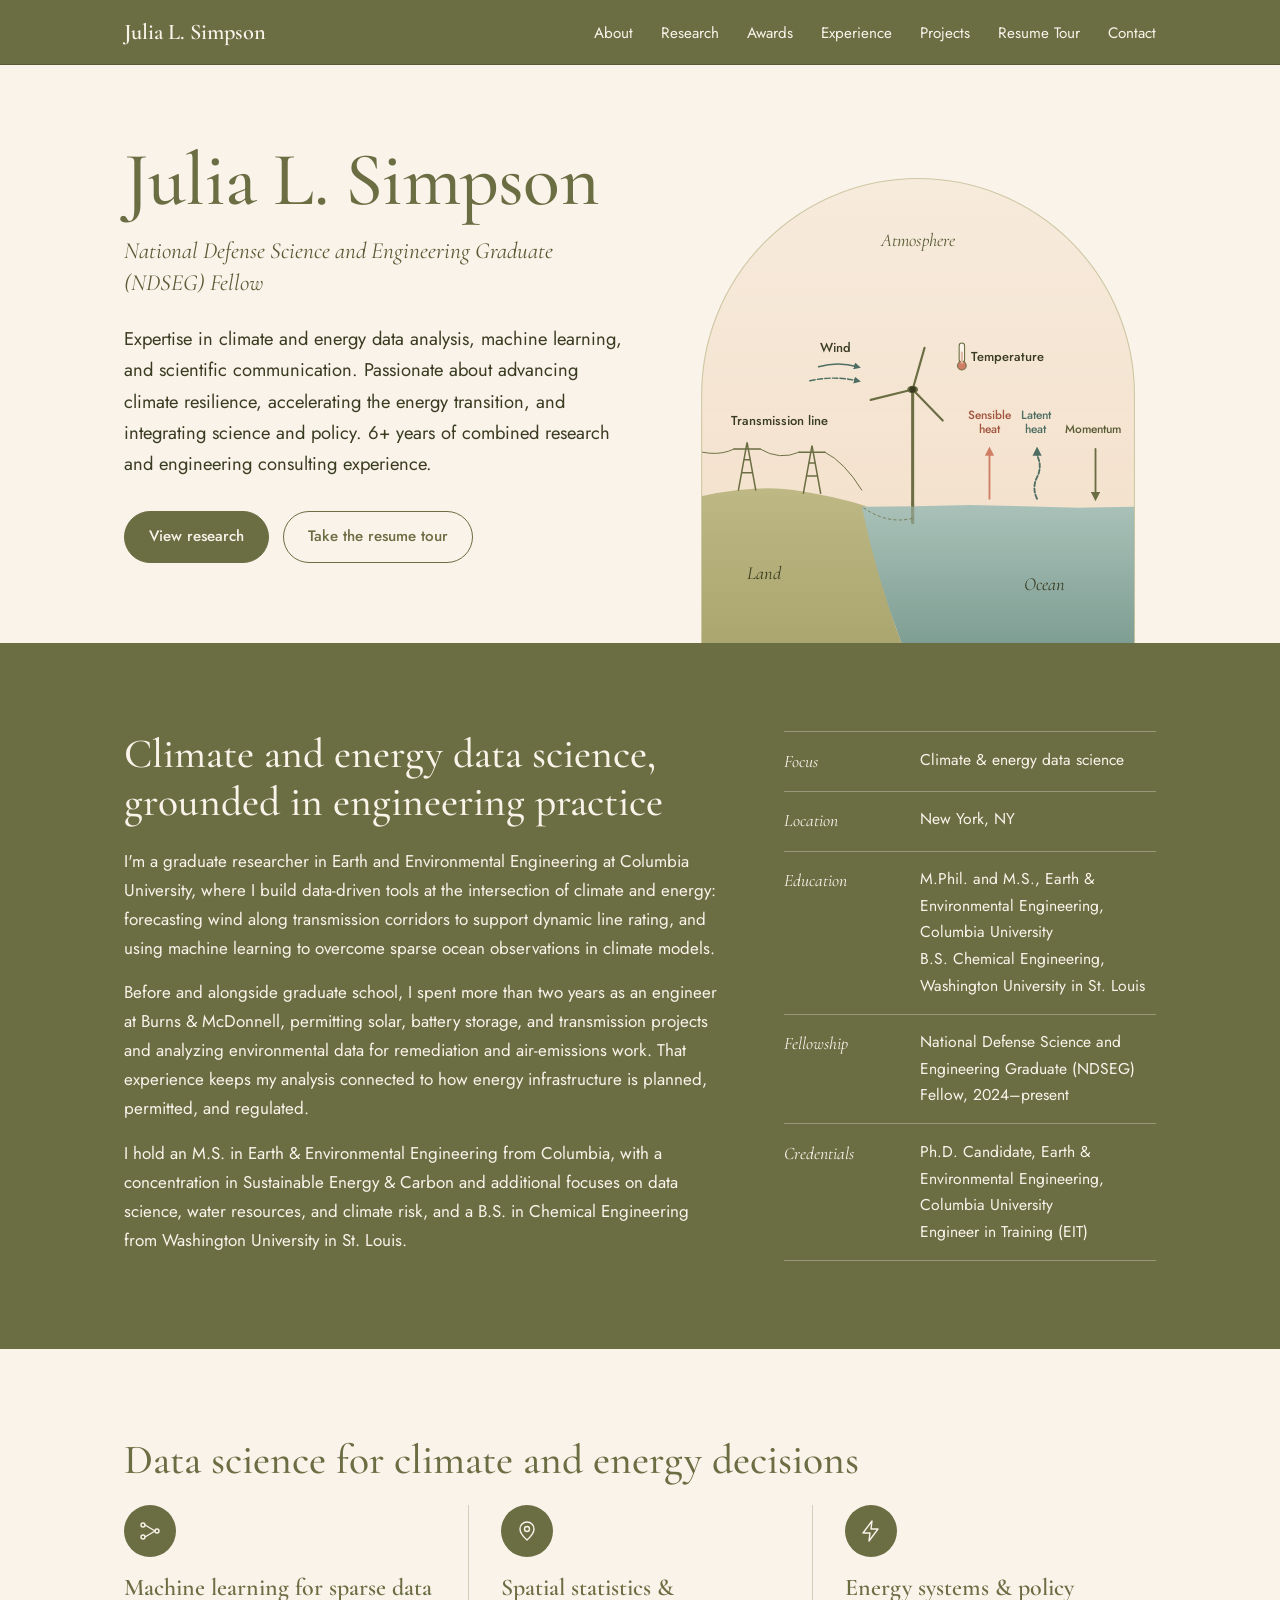
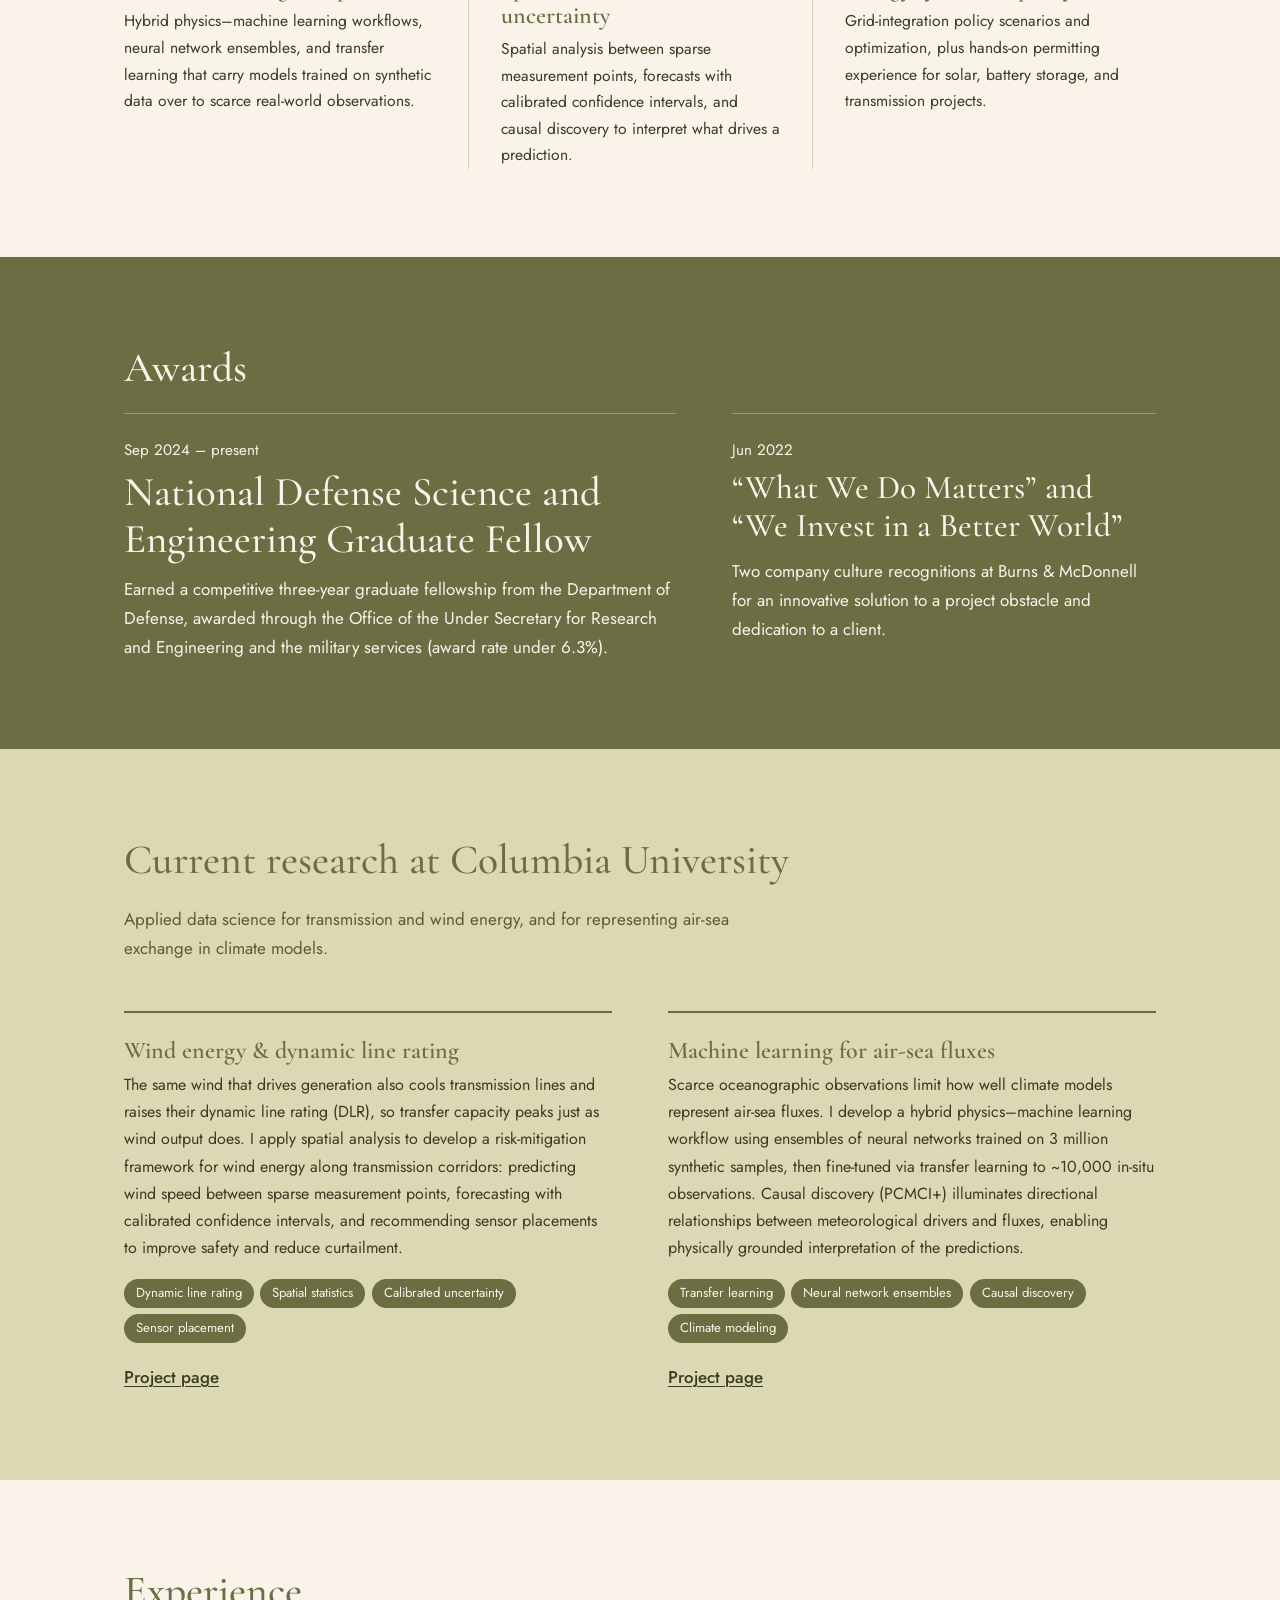
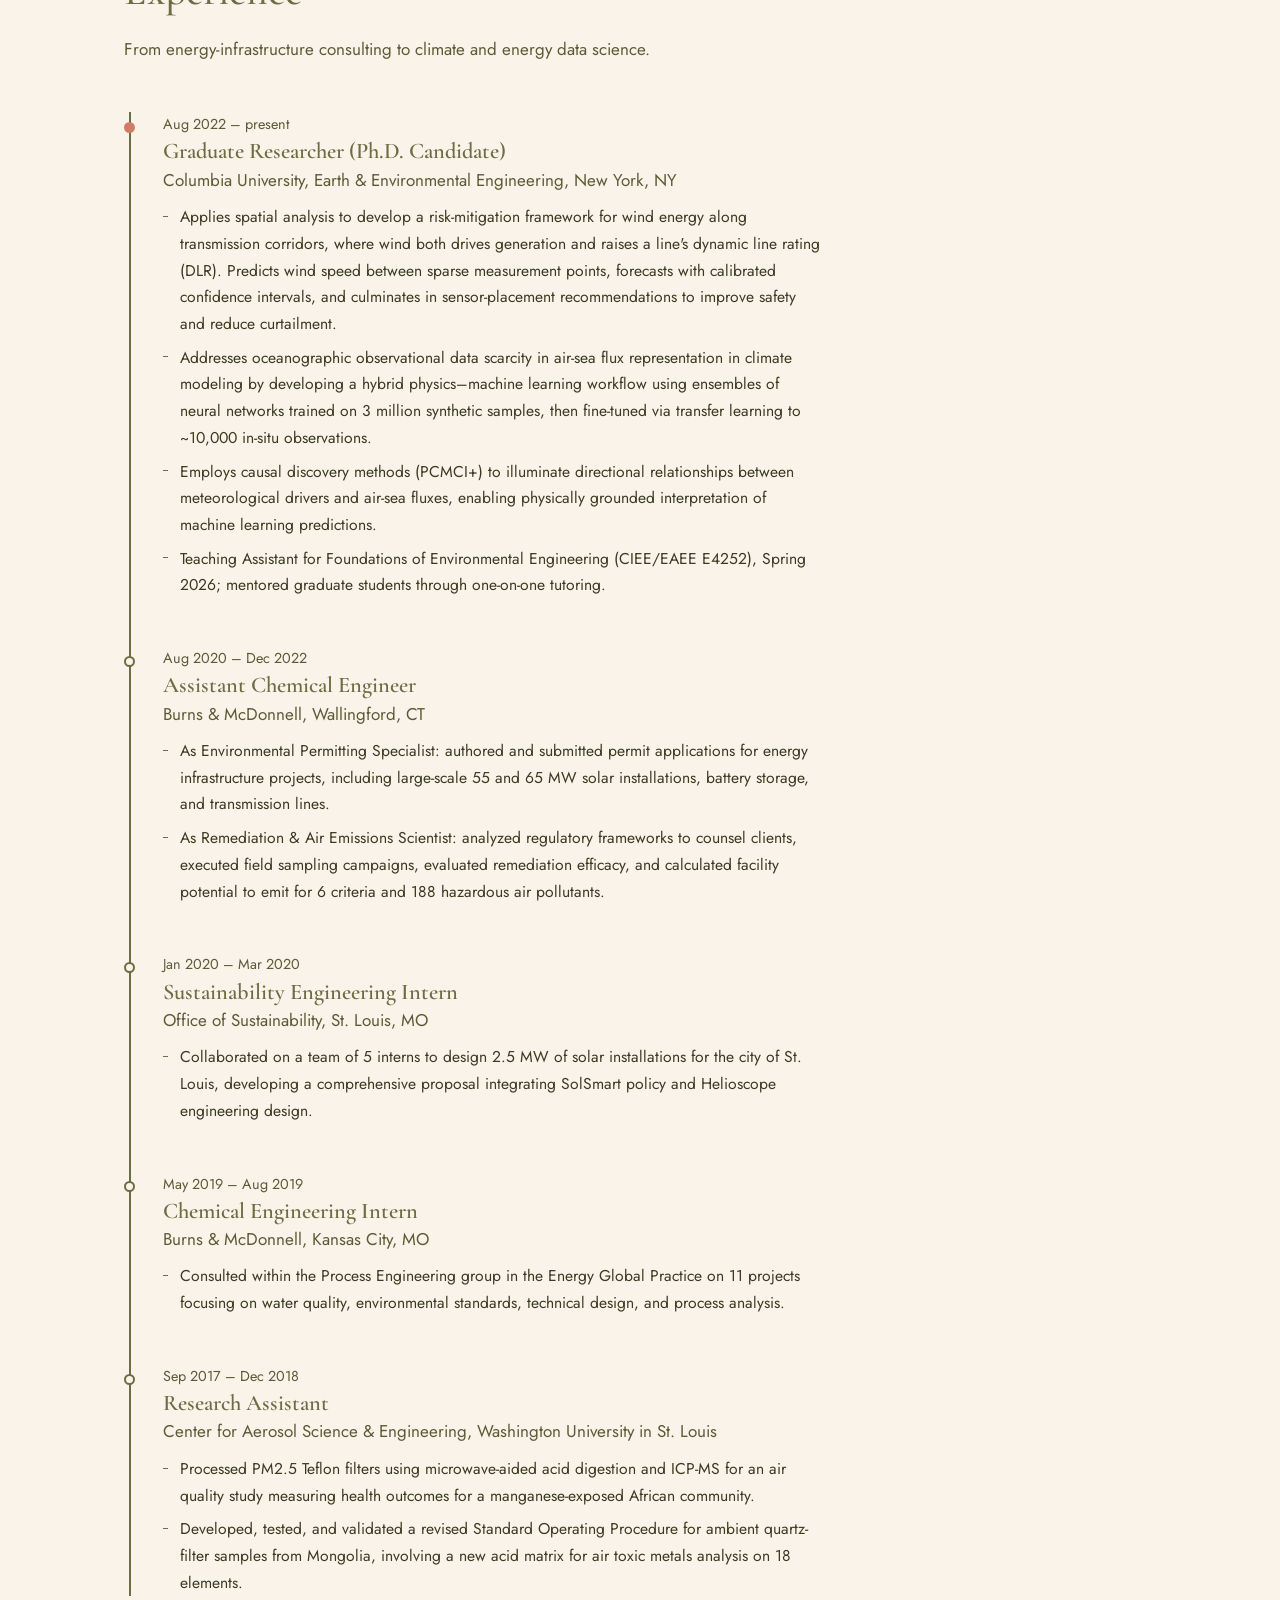
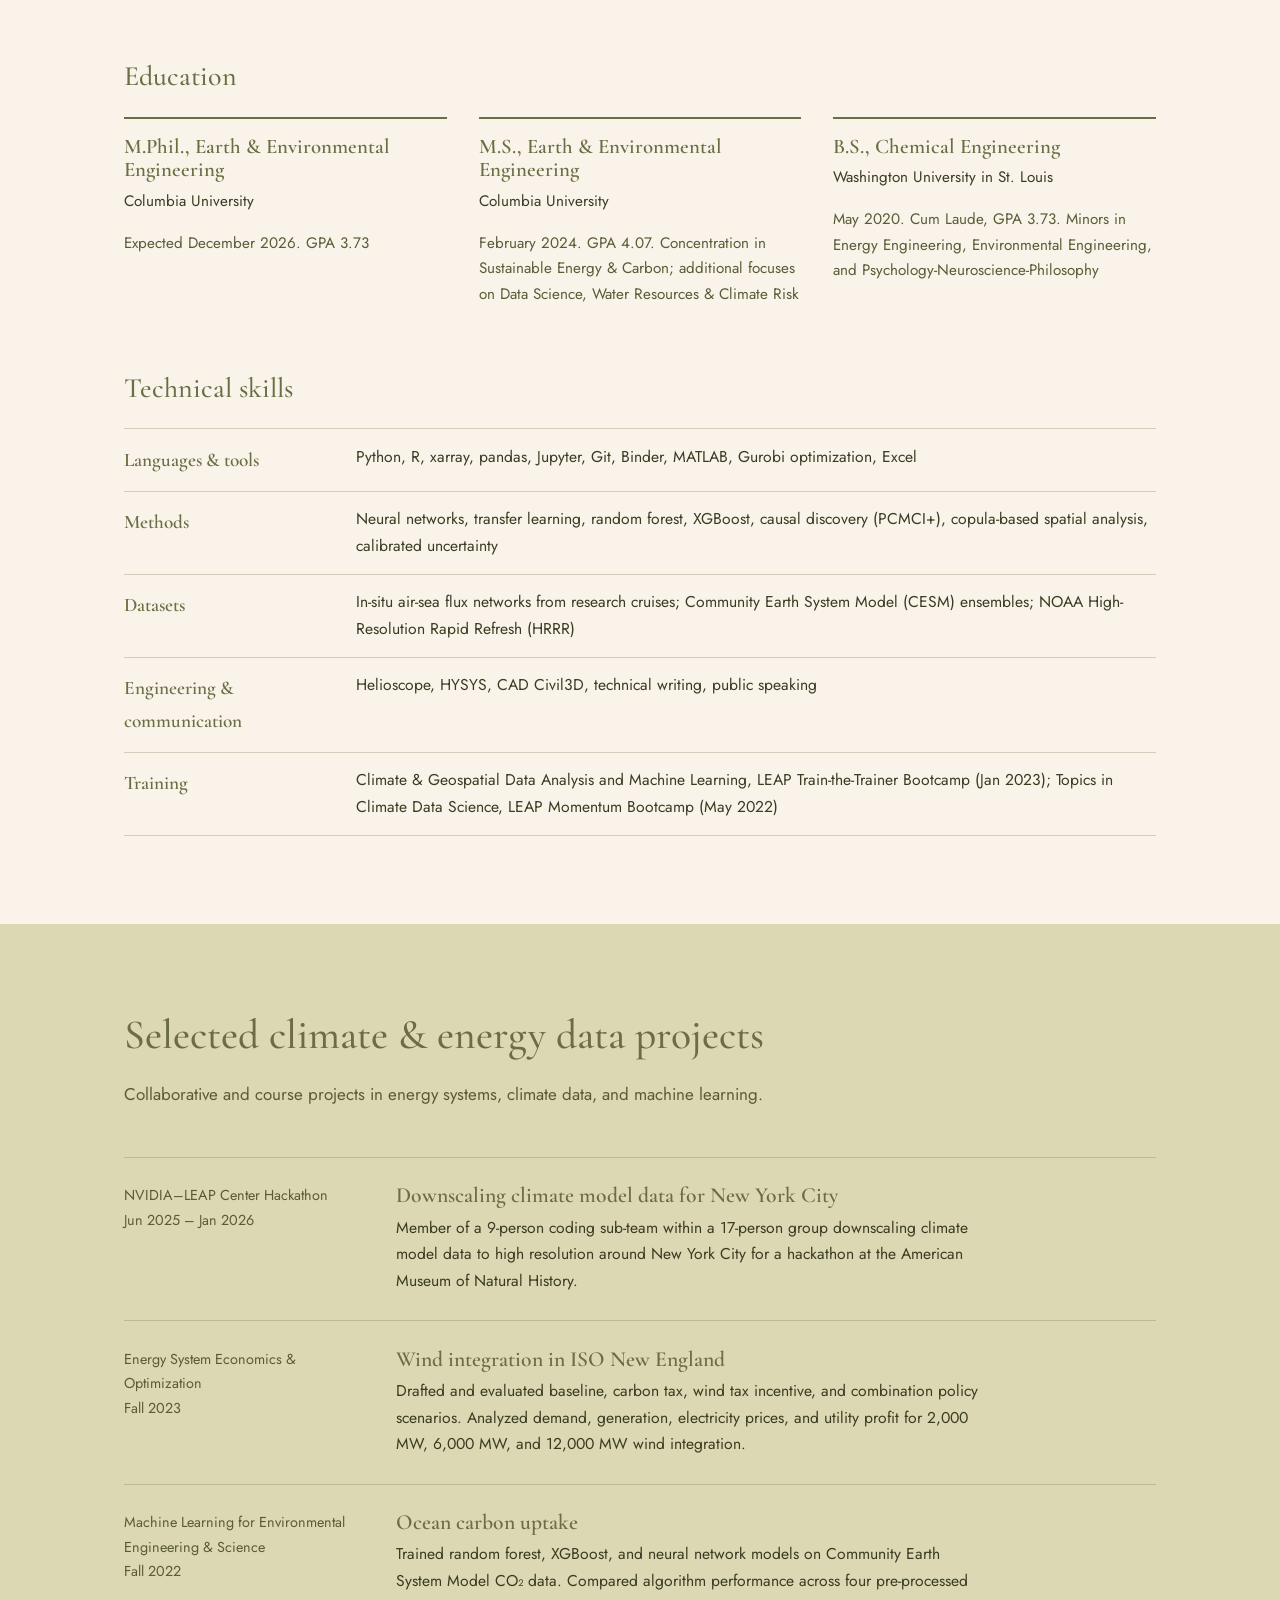
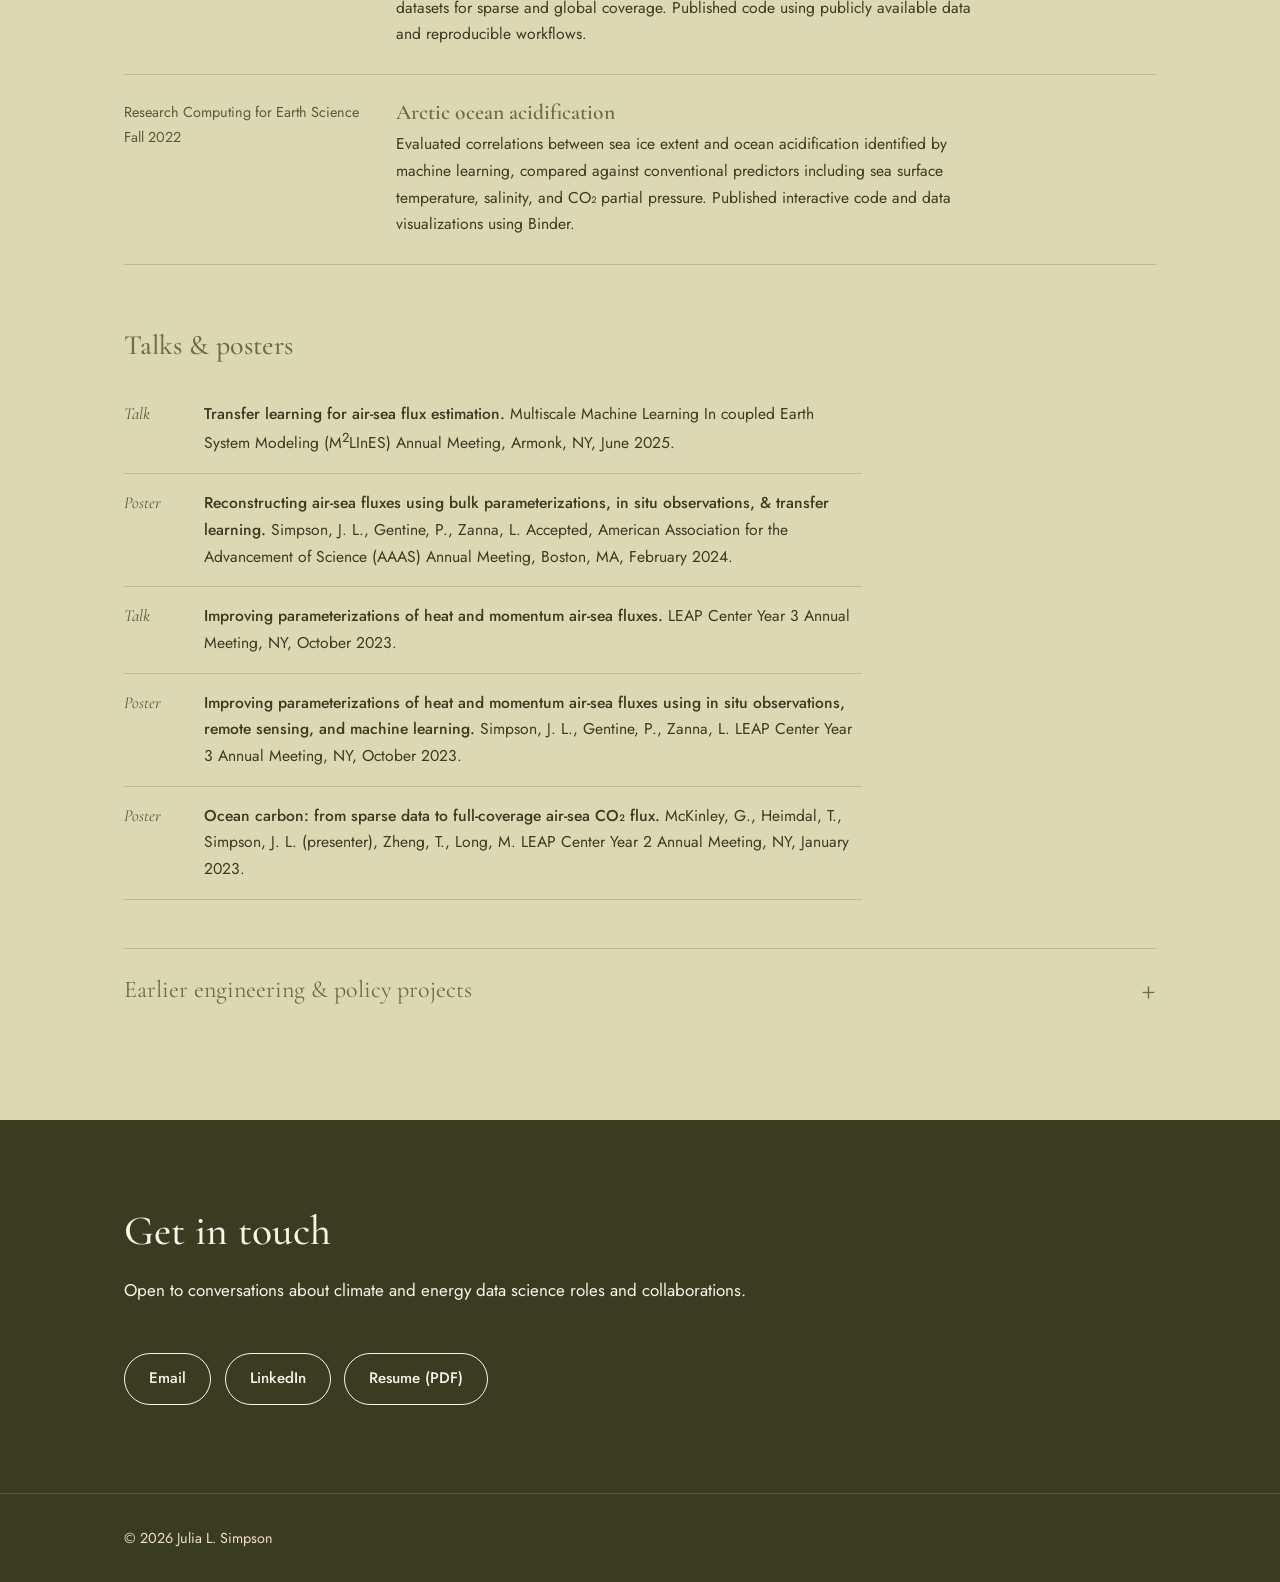
<file: index.html>
<!DOCTYPE html>
<!--
  Personal website: Julia L. Simpson (home page)
  Modified 2026-11-05: aligned content with the Oct 2026 one-page and extended resumes;
    reframed around climate and energy data science; redrew hero graphic.
  Modified 2026-11-11: redesign to the green-and-cream palette; moved styles to assets/site.css;
    hero graphic recolored and set in an arch that sits on the page; links to the new
    research project pages and Resume Tour; earlier projects moved into a disclosure.
  Modified 2026-11-11 (pm): green made more prominent (olive About and Awards bands, light-moss
    Research and Projects bands, deep-green Contact); added Ph.D. Candidate to credentials;
    added an Awards section (NDSEG Fellowship; Burns & McDonnell recognitions).
-->
<html lang="en">
<head>
  <meta charset="UTF-8">
  <meta name="viewport" content="width=device-width, initial-scale=1.0">
  <title>Julia L. Simpson — Climate &amp; Energy Data Science</title>
  <meta name="description" content="Julia L. Simpson, NDSEG Fellow: climate and energy data analysis, machine learning, and scientific communication.">
  <link rel="preconnect" href="https://fonts.googleapis.com">
  <link rel="preconnect" href="https://fonts.gstatic.com" crossorigin>
  <link href="https://fonts.googleapis.com/css2?family=Cormorant+Garamond:ital,wght@0,500;0,600;1,500&family=Jost:wght@400;500&display=swap" rel="stylesheet">
  <link rel="stylesheet" href="assets/site.css">
</head>
<body>

<nav class="site-nav" aria-label="Main">
  <div class="wrap">
    <a href="./" class="brand">Julia L. Simpson</a>
    <button class="nav-toggle" aria-label="Menu" aria-expanded="false" aria-controls="nav-links">
      <svg width="22" height="16" viewBox="0 0 22 16" fill="none" stroke="currentColor" stroke-width="1.5"><path d="M0 1h22M0 8h22M0 15h22"/></svg>
    </button>
    <ul class="nav-links" id="nav-links">
      <li><a href="#about">About</a></li>
      <li><a href="#research">Research</a></li>
      <li><a href="#awards">Awards</a></li>
      <li><a href="#experience">Experience</a></li>
      <li><a href="#projects">Projects</a></li>
      <li><a href="resume-tour.html">Resume Tour</a></li>
      <li><a href="#contact">Contact</a></li>
    </ul>
  </div>
</nav>

<main>
<!-- HERO -->
<header class="hero">
  <div class="wrap">
    <div class="hero-text">
      <h1>Julia L. Simpson</h1>
      <p class="role">National Defense Science and Engineering Graduate (NDSEG) Fellow</p>
      <p class="lede">Expertise in climate and energy data analysis, machine learning, and scientific communication. Passionate about advancing climate resilience, accelerating the energy transition, and integrating science and policy. 6+ years of combined research and engineering consulting experience.</p>
      <div class="actions">
        <a href="#research" class="btn btn-solid">View research</a>
        <a href="resume-tour.html" class="btn btn-line">Take the resume tour</a>
      </div>
    </div>

    <figure class="hero-figure">
      <!-- Graphic layout: arch-shaped window that rests on the next section.
           Left: land with onshore transmission line. Center: offshore turbine with wind and
           temperature labels. Right: sensible heat, latent heat (up) and momentum (down) fluxes. -->
      <svg viewBox="0 0 440 460" xmlns="http://www.w3.org/2000/svg" role="img" aria-labelledby="fig-title">
        <title id="fig-title">Onshore transmission line, an offshore wind turbine with wind and temperature, and sensible heat, latent heat, and momentum fluxes between ocean and atmosphere</title>
        <defs>
          <clipPath id="arch"><path d="M20 460 V230 A200 200 0 0 1 420 230 V460 Z"/></clipPath>
          <linearGradient id="sky" x1="0" y1="0" x2="0" y2="1">
            <stop offset="0" stop-color="#F2DEC7" stop-opacity="0.35"/>
            <stop offset="1" stop-color="#F2DEC7"/>
          </linearGradient>
          <linearGradient id="land" x1="0" y1="0" x2="0" y2="1">
            <stop offset="0" stop-color="#BDB884"/>
            <stop offset="1" stop-color="#ABA66F"/>
          </linearGradient>
          <linearGradient id="sea" x1="0" y1="0" x2="0" y2="1">
            <stop offset="0" stop-color="#A9C1B8"/>
            <stop offset="1" stop-color="#7F9E93"/>
          </linearGradient>
          <marker id="tip" viewBox="0 0 10 10" refX="5" refY="5" markerWidth="5" markerHeight="5" orient="auto-start-reverse">
            <path d="M0 0 L10 5 L0 10 Z" fill="context-stroke"/>
          </marker>
        </defs>

        <g clip-path="url(#arch)">
          <rect x="0" y="0" width="440" height="460" fill="url(#sky)"/>
          <text x="220" y="92" text-anchor="middle" font-family="Cormorant Garamond, Georgia, serif" font-size="17" font-style="italic" fill="#5A5C36">Atmosphere</text>

          <!-- Land -->
          <path d="M0 328 Q65 312 105 318 Q145 324 172 333 Q182 400 205 460 L0 460 Z" fill="url(#land)"/>
          <text x="62" y="400" font-family="Cormorant Garamond, Georgia, serif" font-size="17" font-style="italic" fill="#3A3C22">Land</text>

          <!-- Ocean -->
          <path d="M168 334 Q218 324 268 334 Q318 344 368 332 Q395 326 440 332 L440 460 L205 460 Q182 400 168 334 Z" fill="url(#sea)">
            <animate attributeName="d" dur="8s" repeatCount="indefinite" values="
              M168 334 Q218 324 268 334 Q318 344 368 332 Q395 326 440 332 L440 460 L205 460 Q182 400 168 334 Z;
              M168 333 Q218 340 268 330 Q318 324 368 336 Q395 340 440 334 L440 460 L205 460 Q182 400 168 333 Z;
              M168 334 Q218 324 268 334 Q318 344 368 332 Q395 326 440 332 L440 460 L205 460 Q182 400 168 334 Z"/>
          </path>
          <text x="318" y="410" font-family="Cormorant Garamond, Georgia, serif" font-size="17" font-style="italic" fill="#3A3C22">Ocean</text>

          <!-- Onshore transmission line -->
          <g stroke="#6B6D43" stroke-linecap="round" fill="none">
            <path d="M54 318 L62 274 L70 318 M57 302 L67 302 M59 290 L65 290 M50 280 L74 280" stroke-width="1.4"/>
            <path d="M114 321 L122 277 L130 321 M117 305 L127 305 M119 293 L125 293 M110 283 L134 283" stroke-width="1.4"/>
            <path d="M0 276 Q30 290 50 280 M74 280 Q92 291 110 283 M134 283 Q152 292 168 318" stroke-width="0.9"/>
          </g>
          <path d="M215 344 Q192 350 169 334" stroke="#6B6D43" stroke-width="0.9" stroke-dasharray="3 2" fill="none" opacity="0.8"/>
          <text x="92" y="258" text-anchor="middle" font-family="Jost, sans-serif" font-size="12" font-weight="500" fill="#3A3C22">Transmission line</text>

          <!-- Offshore wind turbine -->
          <line x1="215" y1="348" x2="215" y2="330" stroke="#6B6D43" stroke-width="3" stroke-linecap="round" opacity="0.45"/>
          <line x1="215" y1="332" x2="215" y2="226" stroke="#6B6D43" stroke-width="2.8" stroke-linecap="round"/>
          <ellipse cx="215" cy="225" rx="5" ry="3.5" fill="#6B6D43"/>
          <g>
            <animateTransform attributeName="transform" type="rotate" from="0 215 225" to="360 215 225" dur="6s" repeatCount="indefinite"/>
            <line x1="215" y1="225" x2="215" y2="185" stroke="#6B6D43" stroke-width="2" stroke-linecap="round"/>
            <line x1="215" y1="225" x2="249.6" y2="245" stroke="#6B6D43" stroke-width="2" stroke-linecap="round"/>
            <line x1="215" y1="225" x2="180.4" y2="245" stroke="#6B6D43" stroke-width="2" stroke-linecap="round"/>
          </g>
          <circle cx="215" cy="225" r="3" fill="#3A3C22"/>

          <!-- Wind -->
          <g stroke="#4E6E63" stroke-width="1.3" stroke-linecap="round" fill="none">
            <path d="M128 204 Q146 199 164 204" marker-end="url(#tip)"/>
            <path d="M120 217 Q142 212 164 217" marker-end="url(#tip)" stroke-dasharray="5 2"/>
          </g>
          <text x="144" y="190" text-anchor="middle" font-family="Jost, sans-serif" font-size="12" font-weight="500" fill="#3A3C22">Wind</text>

          <!-- Temperature -->
          <g transform="translate(258 182)">
            <rect x="0" y="0" width="5" height="18" rx="2.5" fill="#FAF3EA" stroke="#6B6D43" stroke-width="1"/>
            <circle cx="2.5" cy="21" r="4" fill="#CF7D65" stroke="#6B6D43" stroke-width="1"/>
            <rect x="1.5" y="8" width="2" height="11" fill="#E1B8A2"/>
          </g>
          <text x="269" y="199" font-family="Jost, sans-serif" font-size="12" font-weight="500" fill="#3A3C22">Temperature</text>

          <!-- Air-sea fluxes -->
          <g stroke-width="1.7" stroke-linecap="round" fill="none">
            <line x1="286" y1="326" x2="286" y2="282" stroke="#CF7D65" marker-end="url(#tip)"/>
            <path d="M330 326 Q325 316 330 306 Q335 296 330 286 L330 282" stroke="#4E6E63" stroke-dasharray="4 2" marker-end="url(#tip)"/>
            <line x1="384" y1="280" x2="384" y2="324" stroke="#6B6D43" marker-end="url(#tip)"/>
          </g>
          <g font-family="Jost, sans-serif" font-size="11" font-weight="500" text-anchor="middle">
            <text fill="#A2553F"><tspan x="286" y="252">Sensible</tspan><tspan x="286" dy="13">heat</tspan></text>
            <text fill="#4E6E63"><tspan x="329" y="252">Latent</tspan><tspan x="329" dy="13">heat</tspan></text>
            <text x="382" y="265" fill="#5A5C36">Momentum</text>
          </g>
        </g>
        <path d="M20 460 V230 A200 200 0 0 1 420 230 V460" fill="none" stroke="#ABA66F" stroke-opacity="0.55" stroke-width="1"/>
      </svg>
      <figcaption>Illustration of wind energy, transmission, and air-sea fluxes.</figcaption>
    </figure>
  </div>
</header>

<!-- ABOUT -->
<section id="about" class="band band-olive">
  <div class="wrap about-grid">
    <div class="prose">
      <h2>Climate and energy data science, grounded in engineering practice</h2>
      <p>I'm a graduate researcher in Earth and Environmental Engineering at Columbia University, where I build data-driven tools at the intersection of climate and energy: forecasting wind along transmission corridors to support dynamic line rating, and using machine learning to overcome sparse ocean observations in climate models.</p>
      <p>Before and alongside graduate school, I spent more than two years as an engineer at Burns &amp; McDonnell, permitting solar, battery storage, and transmission projects and analyzing environmental data for remediation and air-emissions work. That experience keeps my analysis connected to how energy infrastructure is planned, permitted, and regulated.</p>
      <p>I hold an M.S. in Earth &amp; Environmental Engineering from Columbia, with a concentration in Sustainable Energy &amp; Carbon and additional focuses on data science, water resources, and climate risk, and a B.S. in Chemical Engineering from Washington University in St. Louis.</p>
    </div>
    <dl class="facts">
      <div><dt>Focus</dt><dd>Climate &amp; energy data science</dd></div>
      <div><dt>Location</dt><dd>New York, NY</dd></div>
      <div><dt>Education</dt><dd>M.Phil. and M.S., Earth &amp; Environmental Engineering, Columbia University<br>B.S. Chemical Engineering, Washington University in St. Louis</dd></div>
      <div><dt>Fellowship</dt><dd>National Defense Science and Engineering Graduate (NDSEG) Fellow, 2024&ndash;present</dd></div>
      <div><dt>Credentials</dt><dd>Ph.D. Candidate, Earth &amp; Environmental Engineering, Columbia University<br>Engineer in Training (EIT)</dd></div>
    </dl>
  </div>
</section>

<!-- WHAT I DO -->
<section class="band" aria-labelledby="what-h">
  <div class="wrap">
    <h2 id="what-h">Data science for climate and energy decisions</h2>
    <div class="trio">
      <div>
        <div class="icon"><svg width="24" height="24" viewBox="0 0 24 24" fill="none" stroke="currentColor" stroke-width="1.4" stroke-linecap="round" stroke-linejoin="round" aria-hidden="true"><circle cx="5" cy="6" r="2"/><circle cx="5" cy="18" r="2"/><circle cx="19" cy="12" r="2"/><path d="M7 6l10 6M7 18l10-6"/></svg></div>
        <h3>Machine learning for sparse data</h3>
        <p>Hybrid physics&ndash;machine learning workflows, neural network ensembles, and transfer learning that carry models trained on synthetic data over to scarce real-world observations.</p>
      </div>
      <div>
        <div class="icon"><svg width="24" height="24" viewBox="0 0 24 24" fill="none" stroke="currentColor" stroke-width="1.4" stroke-linecap="round" stroke-linejoin="round" aria-hidden="true"><path d="M12 21s-7-6.2-7-11a7 7 0 0114 0c0 4.8-7 11-7 11z"/><circle cx="12" cy="10" r="2.5"/></svg></div>
        <h3>Spatial statistics &amp; uncertainty</h3>
        <p>Spatial analysis between sparse measurement points, forecasts with calibrated confidence intervals, and causal discovery to interpret what drives a prediction.</p>
      </div>
      <div>
        <div class="icon"><svg width="24" height="24" viewBox="0 0 24 24" fill="none" stroke="currentColor" stroke-width="1.4" stroke-linecap="round" stroke-linejoin="round" aria-hidden="true"><path d="M13 2L4 14h7l-1 8 9-12h-7l1-8z"/></svg></div>
        <h3>Energy systems &amp; policy</h3>
        <p>Grid-integration policy scenarios and optimization, plus hands-on permitting experience for solar, battery storage, and transmission projects.</p>
      </div>
    </div>
  </div>
</section>

<!-- AWARDS -->
<section id="awards" class="band band-olive" aria-labelledby="awards-h">
  <div class="wrap">
    <h2 id="awards-h">Awards</h2>
    <div class="awards">
      <article class="lead">
        <p class="when">Sep 2024 &ndash; present</p>
        <h3>National Defense Science and Engineering Graduate Fellow</h3>
        <p>Earned a competitive three-year graduate fellowship from the Department of Defense, awarded through the Office of the Under Secretary for Research and Engineering and the military services (award rate under 6.3%).</p>
      </article>
      <article>
        <p class="when">Jun 2022</p>
        <h3>&ldquo;What We Do Matters&rdquo; and &ldquo;We Invest in a Better World&rdquo;</h3>
        <p>Two company culture recognitions at Burns &amp; McDonnell for an innovative solution to a project obstacle and dedication to a client.</p>
      </article>
    </div>
  </div>
</section>

<!-- RESEARCH -->
<section id="research" class="band band-moss">
  <div class="wrap">
    <h2>Current research at Columbia University</h2>
    <p class="section-intro">Applied data science for transmission and wind energy, and for representing air-sea exchange in climate models.</p>
    <div class="research-list">
      <article class="research-entry">
        <h3>Wind energy &amp; dynamic line rating</h3>
        <p>The same wind that drives generation also cools transmission lines and raises their dynamic line rating (DLR), so transfer capacity peaks just as wind output does. I apply spatial analysis to develop a risk-mitigation framework for wind energy along transmission corridors: predicting wind speed between sparse measurement points, forecasting with calibrated confidence intervals, and recommending sensor placements to improve safety and reduce curtailment.</p>
        <ul class="tags"><li>Dynamic line rating</li><li>Spatial statistics</li><li>Calibrated uncertainty</li><li>Sensor placement</li></ul>
        <a class="more" href="research/dynamic-line-rating.html">Project page</a>
      </article>
      <article class="research-entry">
        <h3>Machine learning for air-sea fluxes</h3>
        <p>Scarce oceanographic observations limit how well climate models represent air-sea fluxes. I develop a hybrid physics&ndash;machine learning workflow using ensembles of neural networks trained on 3 million synthetic samples, then fine-tuned via transfer learning to ~10,000 in-situ observations. Causal discovery (PCMCI+) illuminates directional relationships between meteorological drivers and fluxes, enabling physically grounded interpretation of the predictions.</p>
        <ul class="tags"><li>Transfer learning</li><li>Neural network ensembles</li><li>Causal discovery</li><li>Climate modeling</li></ul>
        <a class="more" href="research/air-sea-fluxes.html">Project page</a>
      </article>
    </div>
  </div>
</section>

<!-- EXPERIENCE -->
<section id="experience" class="band">
  <div class="wrap">
    <h2>Experience</h2>
    <p class="section-intro">From energy-infrastructure consulting to climate and energy data science.</p>
    <ol class="timeline" reversed>
      <li class="current">
        <p class="when">Aug 2022 &ndash; present</p>
        <h3>Graduate Researcher (Ph.D. Candidate)</h3>
        <p class="where">Columbia University, Earth &amp; Environmental Engineering, New York, NY</p>
        <ul class="bullets">
          <li>Applies spatial analysis to develop a risk-mitigation framework for wind energy along transmission corridors, where wind both drives generation and raises a line's dynamic line rating (DLR). Predicts wind speed between sparse measurement points, forecasts with calibrated confidence intervals, and culminates in sensor-placement recommendations to improve safety and reduce curtailment.</li>
          <li>Addresses oceanographic observational data scarcity in air-sea flux representation in climate modeling by developing a hybrid physics&ndash;machine learning workflow using ensembles of neural networks trained on 3 million synthetic samples, then fine-tuned via transfer learning to ~10,000 in-situ observations.</li>
          <li>Employs causal discovery methods (PCMCI+) to illuminate directional relationships between meteorological drivers and air-sea fluxes, enabling physically grounded interpretation of machine learning predictions.</li>
          <li>Teaching Assistant for Foundations of Environmental Engineering (CIEE/EAEE E4252), Spring 2026; mentored graduate students through one-on-one tutoring.</li>
        </ul>
      </li>
      <li>
        <p class="when">Aug 2020 &ndash; Dec 2022</p>
        <h3>Assistant Chemical Engineer</h3>
        <p class="where">Burns &amp; McDonnell, Wallingford, CT</p>
        <ul class="bullets">
          <li>As Environmental Permitting Specialist: authored and submitted permit applications for energy infrastructure projects, including large-scale 55 and 65 MW solar installations, battery storage, and transmission lines.</li>
          <li>As Remediation &amp; Air Emissions Scientist: analyzed regulatory frameworks to counsel clients, executed field sampling campaigns, evaluated remediation efficacy, and calculated facility potential to emit for 6 criteria and 188 hazardous air pollutants.</li>
        </ul>
      </li>
      <li>
        <p class="when">Jan 2020 &ndash; Mar 2020</p>
        <h3>Sustainability Engineering Intern</h3>
        <p class="where">Office of Sustainability, St. Louis, MO</p>
        <ul class="bullets">
          <li>Collaborated on a team of 5 interns to design 2.5 MW of solar installations for the city of St. Louis, developing a comprehensive proposal integrating SolSmart policy and Helioscope engineering design.</li>
        </ul>
      </li>
      <li>
        <p class="when">May 2019 &ndash; Aug 2019</p>
        <h3>Chemical Engineering Intern</h3>
        <p class="where">Burns &amp; McDonnell, Kansas City, MO</p>
        <ul class="bullets">
          <li>Consulted within the Process Engineering group in the Energy Global Practice on 11 projects focusing on water quality, environmental standards, technical design, and process analysis.</li>
        </ul>
      </li>
      <li>
        <p class="when">Sep 2017 &ndash; Dec 2018</p>
        <h3>Research Assistant</h3>
        <p class="where">Center for Aerosol Science &amp; Engineering, Washington University in St. Louis</p>
        <ul class="bullets">
          <li>Processed PM2.5 Teflon filters using microwave-aided acid digestion and ICP-MS for an air quality study measuring health outcomes for a manganese-exposed African community.</li>
          <li>Developed, tested, and validated a revised Standard Operating Procedure for ambient quartz-filter samples from Mongolia, involving a new acid matrix for air toxic metals analysis on 18 elements.</li>
        </ul>
      </li>
    </ol>

    <h3 class="subhead">Education</h3>
    <div class="edu">
      <div>
        <h3>M.Phil., Earth &amp; Environmental Engineering</h3>
        <p>Columbia University</p>
        <p class="meta">Expected December 2026. GPA 3.73</p>
      </div>
      <div>
        <h3>M.S., Earth &amp; Environmental Engineering</h3>
        <p>Columbia University</p>
        <p class="meta">February 2024. GPA 4.07. Concentration in Sustainable Energy &amp; Carbon; additional focuses on Data Science, Water Resources &amp; Climate Risk</p>
      </div>
      <div>
        <h3>B.S., Chemical Engineering</h3>
        <p>Washington University in St. Louis</p>
        <p class="meta">May 2020. Cum Laude, GPA 3.73. Minors in Energy Engineering, Environmental Engineering, and Psychology-Neuroscience-Philosophy</p>
      </div>
    </div>

    <h3 class="subhead">Technical skills</h3>
    <dl class="skills">
      <div><dt>Languages &amp; tools</dt><dd>Python, R, xarray, pandas, Jupyter, Git, Binder, MATLAB, Gurobi optimization, Excel</dd></div>
      <div><dt>Methods</dt><dd>Neural networks, transfer learning, random forest, XGBoost, causal discovery (PCMCI+), copula-based spatial analysis, calibrated uncertainty</dd></div>
      <div><dt>Datasets</dt><dd>In-situ air-sea flux networks from research cruises; Community Earth System Model (CESM) ensembles; NOAA High-Resolution Rapid Refresh (HRRR)</dd></div>
      <div><dt>Engineering &amp; communication</dt><dd>Helioscope, HYSYS, CAD Civil3D, technical writing, public speaking</dd></div>
      <div><dt>Training</dt><dd>Climate &amp; Geospatial Data Analysis and Machine Learning, LEAP Train-the-Trainer Bootcamp (Jan 2023); Topics in Climate Data Science, LEAP Momentum Bootcamp (May 2022)</dd></div>
    </dl>
  </div>
</section>

<!-- PROJECTS -->
<section id="projects" class="band band-moss">
  <div class="wrap">
    <h2>Selected climate &amp; energy data projects</h2>
    <p class="section-intro">Collaborative and course projects in energy systems, climate data, and machine learning.</p>
    <ul class="rows">
      <li>
        <p class="context">NVIDIA&ndash;LEAP Center Hackathon<br>Jun 2025 &ndash; Jan 2026</p>
        <div>
          <h3>Downscaling climate model data for New York City</h3>
          <p>Member of a 9-person coding sub-team within a 17-person group downscaling climate model data to high resolution around New York City for a hackathon at the American Museum of Natural History.</p>
        </div>
      </li>
      <li>
        <p class="context">Energy System Economics &amp; Optimization<br>Fall 2023</p>
        <div>
          <h3>Wind integration in ISO New England</h3>
          <p>Drafted and evaluated baseline, carbon tax, wind tax incentive, and combination policy scenarios. Analyzed demand, generation, electricity prices, and utility profit for 2,000 MW, 6,000 MW, and 12,000 MW wind integration.</p>
        </div>
      </li>
      <li>
        <p class="context">Machine Learning for Environmental Engineering &amp; Science<br>Fall 2022</p>
        <div>
          <h3>Ocean carbon uptake</h3>
          <p>Trained random forest, XGBoost, and neural network models on Community Earth System Model CO&#8322; data. Compared algorithm performance across four pre-processed datasets for sparse and global coverage. Published code using publicly available data and reproducible workflows.</p>
        </div>
      </li>
      <li>
        <p class="context">Research Computing for Earth Science<br>Fall 2022</p>
        <div>
          <h3>Arctic ocean acidification</h3>
          <p>Evaluated correlations between sea ice extent and ocean acidification identified by machine learning, compared against conventional predictors including sea surface temperature, salinity, and CO&#8322; partial pressure. Published interactive code and data visualizations using Binder.</p>
        </div>
      </li>
    </ul>

    <h3 class="subhead">Talks &amp; posters</h3>
    <ul class="talks">
      <li><span class="kind">Talk</span> <span><cite>Transfer learning for air-sea flux estimation.</cite> Multiscale Machine Learning In coupled Earth System Modeling (M<sup>2</sup>LInES) Annual Meeting, Armonk, NY, June 2025.</span></li>
      <li><span class="kind">Poster</span> <span><cite>Reconstructing air-sea fluxes using bulk parameterizations, in situ observations, &amp; transfer learning.</cite> Simpson, J. L., Gentine, P., Zanna, L. Accepted, American Association for the Advancement of Science (AAAS) Annual Meeting, Boston, MA, February 2024.</span></li>
      <li><span class="kind">Talk</span> <span><cite>Improving parameterizations of heat and momentum air-sea fluxes.</cite> LEAP Center Year 3 Annual Meeting, NY, October 2023.</span></li>
      <li><span class="kind">Poster</span> <span><cite>Improving parameterizations of heat and momentum air-sea fluxes using in situ observations, remote sensing, and machine learning.</cite> Simpson, J. L., Gentine, P., Zanna, L. LEAP Center Year 3 Annual Meeting, NY, October 2023.</span></li>
      <li><span class="kind">Poster</span> <span><cite>Ocean carbon: from sparse data to full-coverage air-sea CO&#8322; flux.</cite> McKinley, G., Heimdal, T., Simpson, J. L. (presenter), Zheng, T., Long, M. LEAP Center Year 2 Annual Meeting, NY, January 2023.</span></li>
    </ul>

    <details class="more-projects">
      <summary>Earlier engineering &amp; policy projects</summary>
      <ul class="rows">
        <li>
          <p class="context">Chemical Engineering Capstone<br>Spring 2020</p>
          <div>
            <h3>Biofuel production plant design</h3>
            <p>As Project Manager, led a team of Safety, Design, and Economics Engineers through modeling and analysis of a biofuel production process utilizing catalytic dehydration of methanol, an isothermal reactor, and multi-stage distillation.</p>
          </div>
        </li>
        <li>
          <p class="context">Renewable Energy &amp; Decarbonizing the Grid<br>Fall 2019</p>
          <div>
            <h3>Greenhouse gas taxation policy brief</h3>
            <p>Discussed policy context, recommendation, adoption, and implementation for a tax on greenhouse gas emissions, with revenue directed to lower-income households, low-carbon energy incentives, and climate change mitigation and response.</p>
          </div>
        </li>
        <li>
          <p class="context">Green Engineering<br>Fall 2018</p>
          <div>
            <h3>Ozone depletion compartmental model</h3>
            <p>Modeled chemical reaction mechanisms of ozone depletion, calculating loss coefficients and residence time of targeted depleters in a four-component stratosphere-troposphere system spanning both hemispheres.</p>
          </div>
        </li>
        <li>
          <p class="context">Technical Writing<br>Fall 2017</p>
          <div>
            <h3>Reforms for the U.S. energy sector</h3>
            <p>Prepared and presented a proposal on policy, technology, and infrastructure changes for the U.S. electrical grid, spanning fossil fuel subsidies, investment in solar, offshore wind, wave, and tidal energy, and transmission and transit upgrades.</p>
          </div>
        </li>
      </ul>
    </details>
  </div>
</section>

<!-- CONTACT -->
<section id="contact" class="band band-ink">
  <div class="wrap">
    <h2>Get in touch</h2>
    <p class="section-intro">Open to conversations about climate and energy data science roles and collaborations.</p>
    <div class="contact-links">
      <a class="btn" href="mailto:julia.simpson@columbia.edu">Email</a>
      <a class="btn" href="https://www.linkedin.com/in/julia-simpson" target="_blank" rel="noopener">LinkedIn</a>
      <a class="btn" href="Julia_L_Simpson_Resume.pdf" target="_blank" rel="noopener">Resume (PDF)</a>
    </div>
  </div>
</section>
</main>

<footer class="site-foot">
  <div class="wrap">&copy; 2026 Julia L. Simpson</div>
</footer>

<script src="assets/site.js"></script>
</body>
</html>
</file>
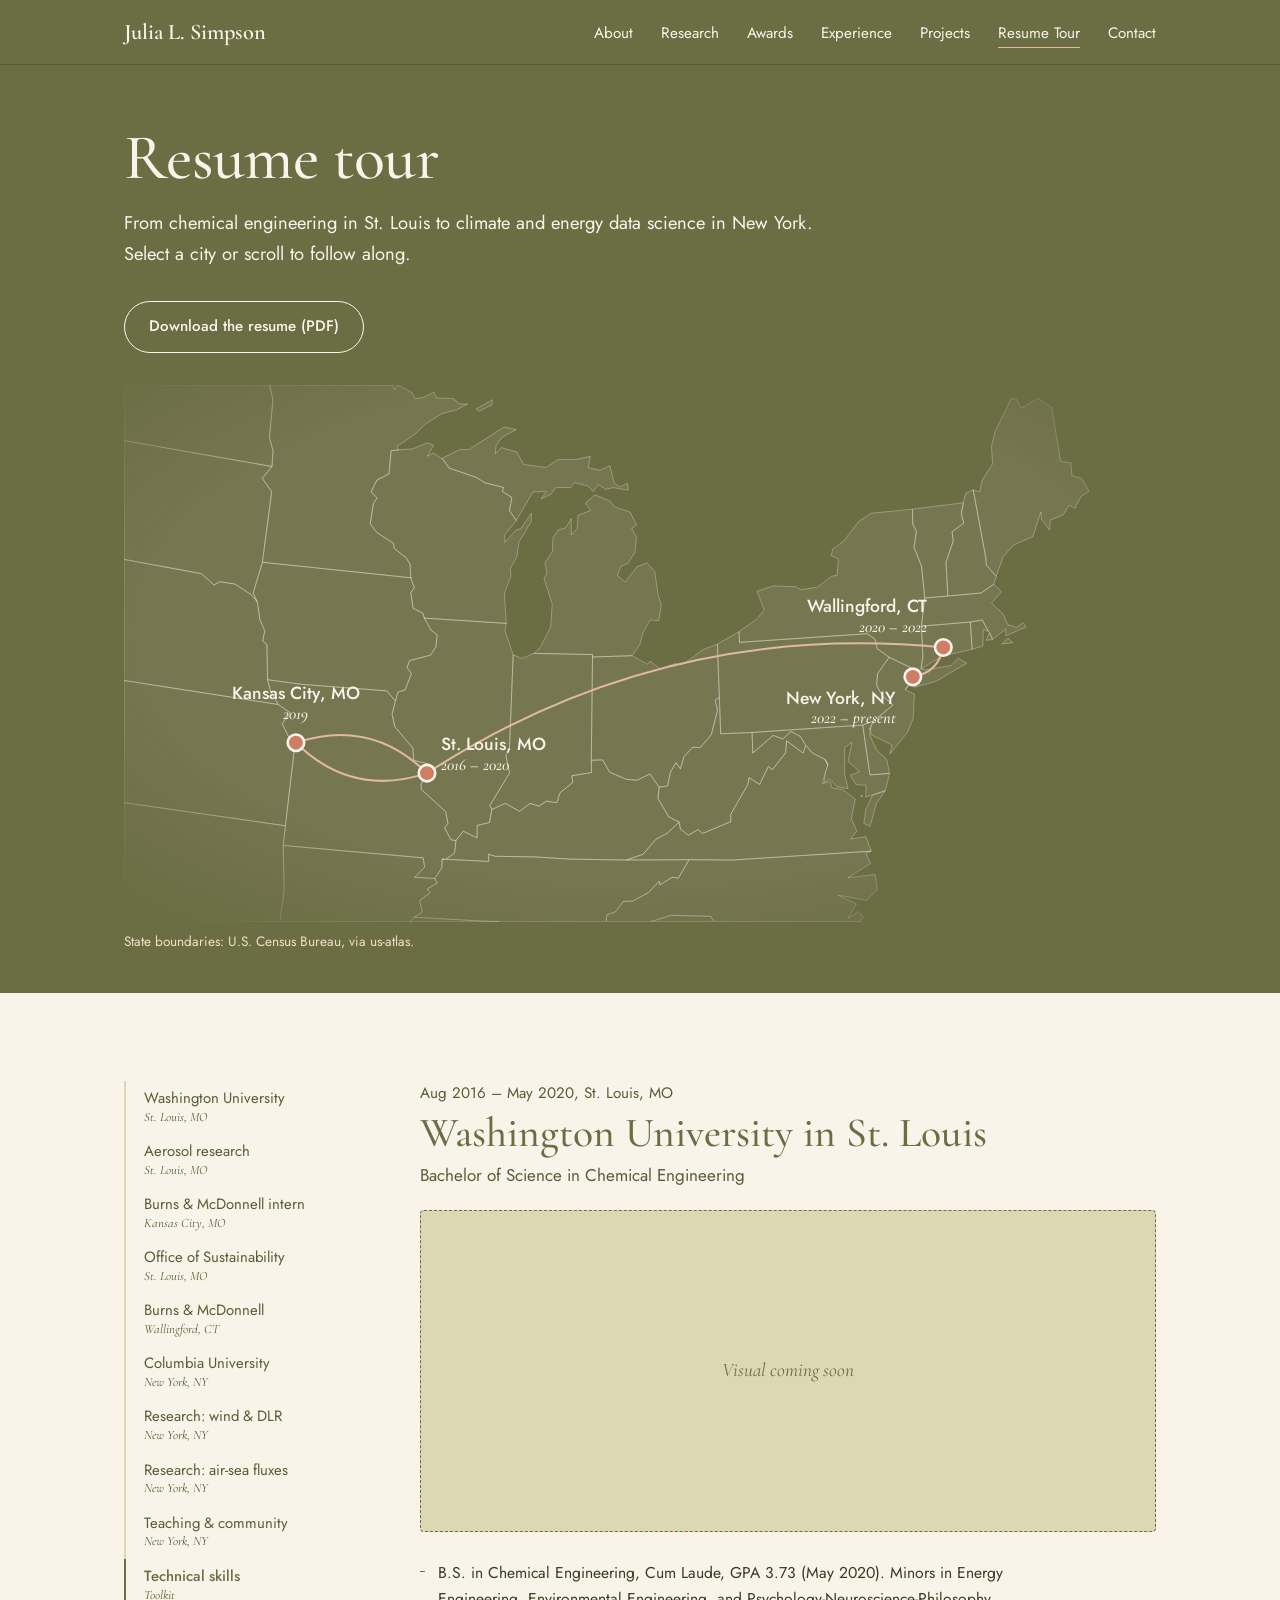
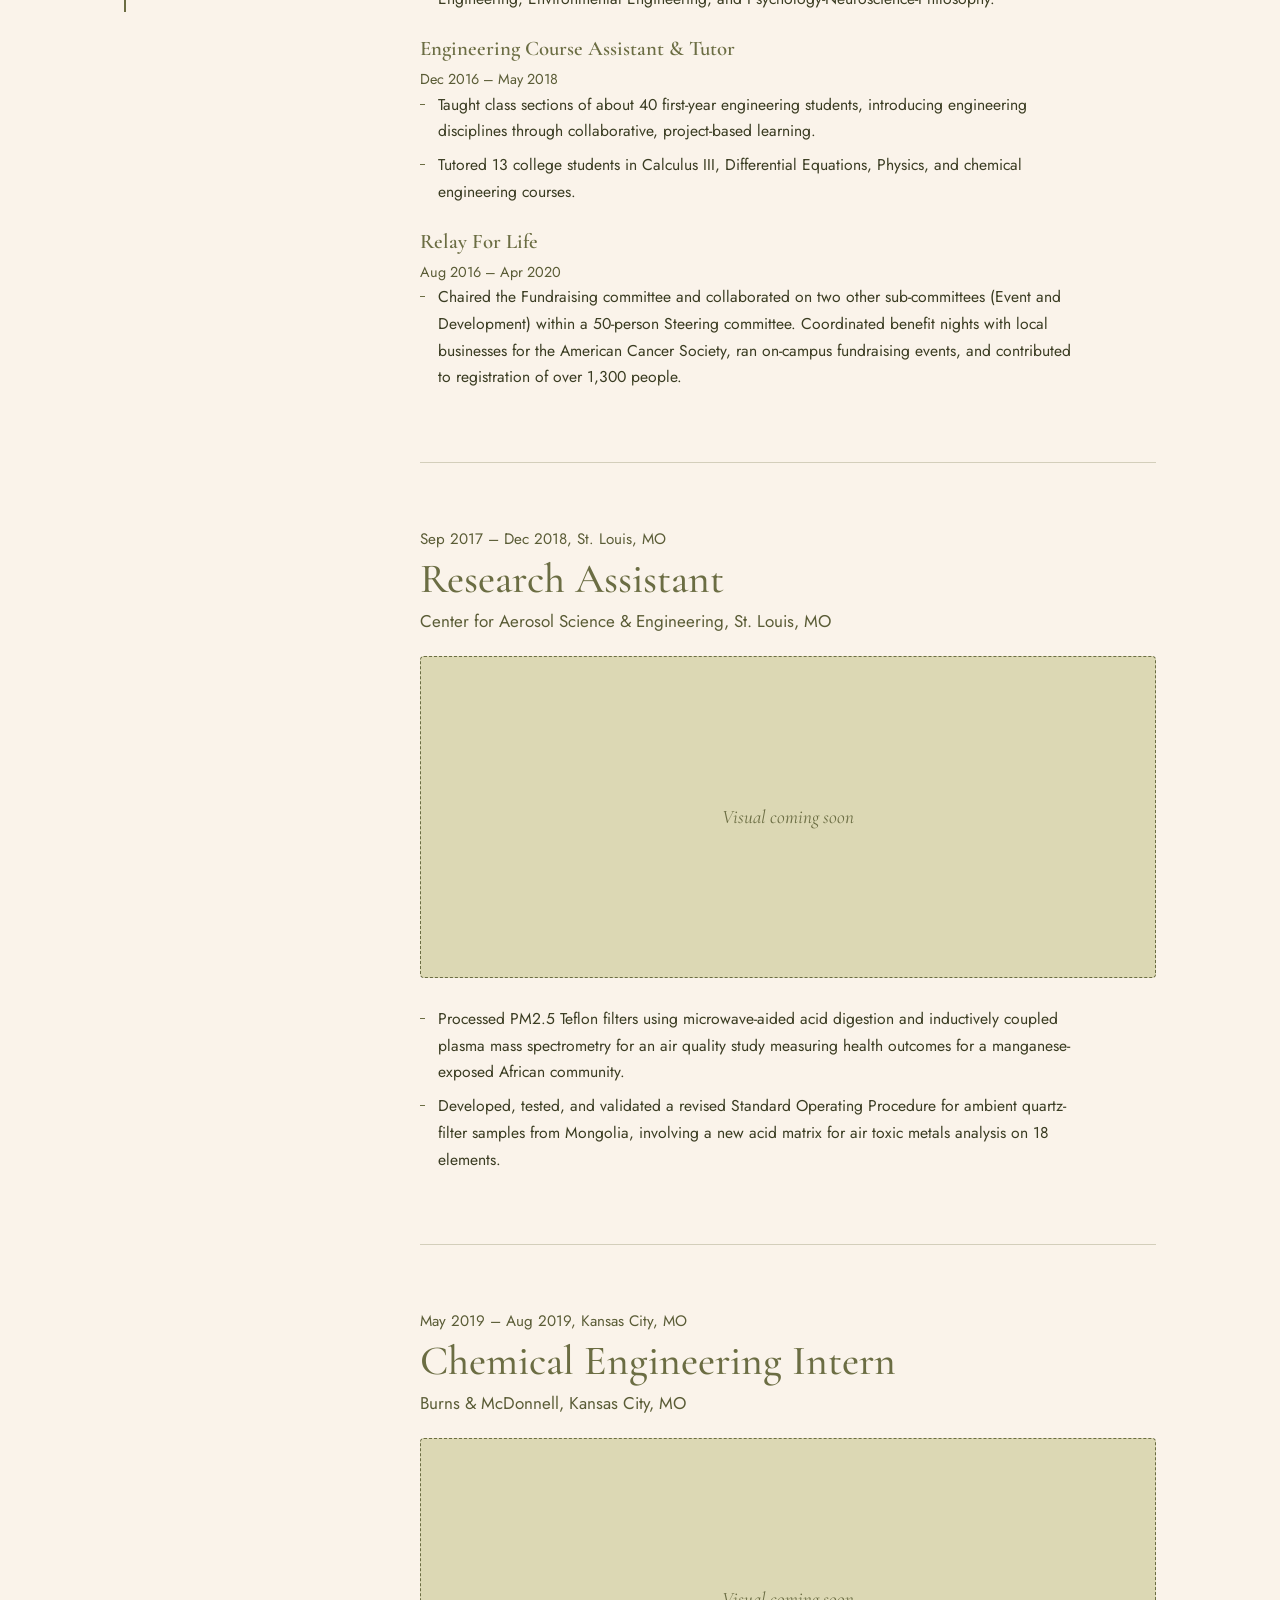
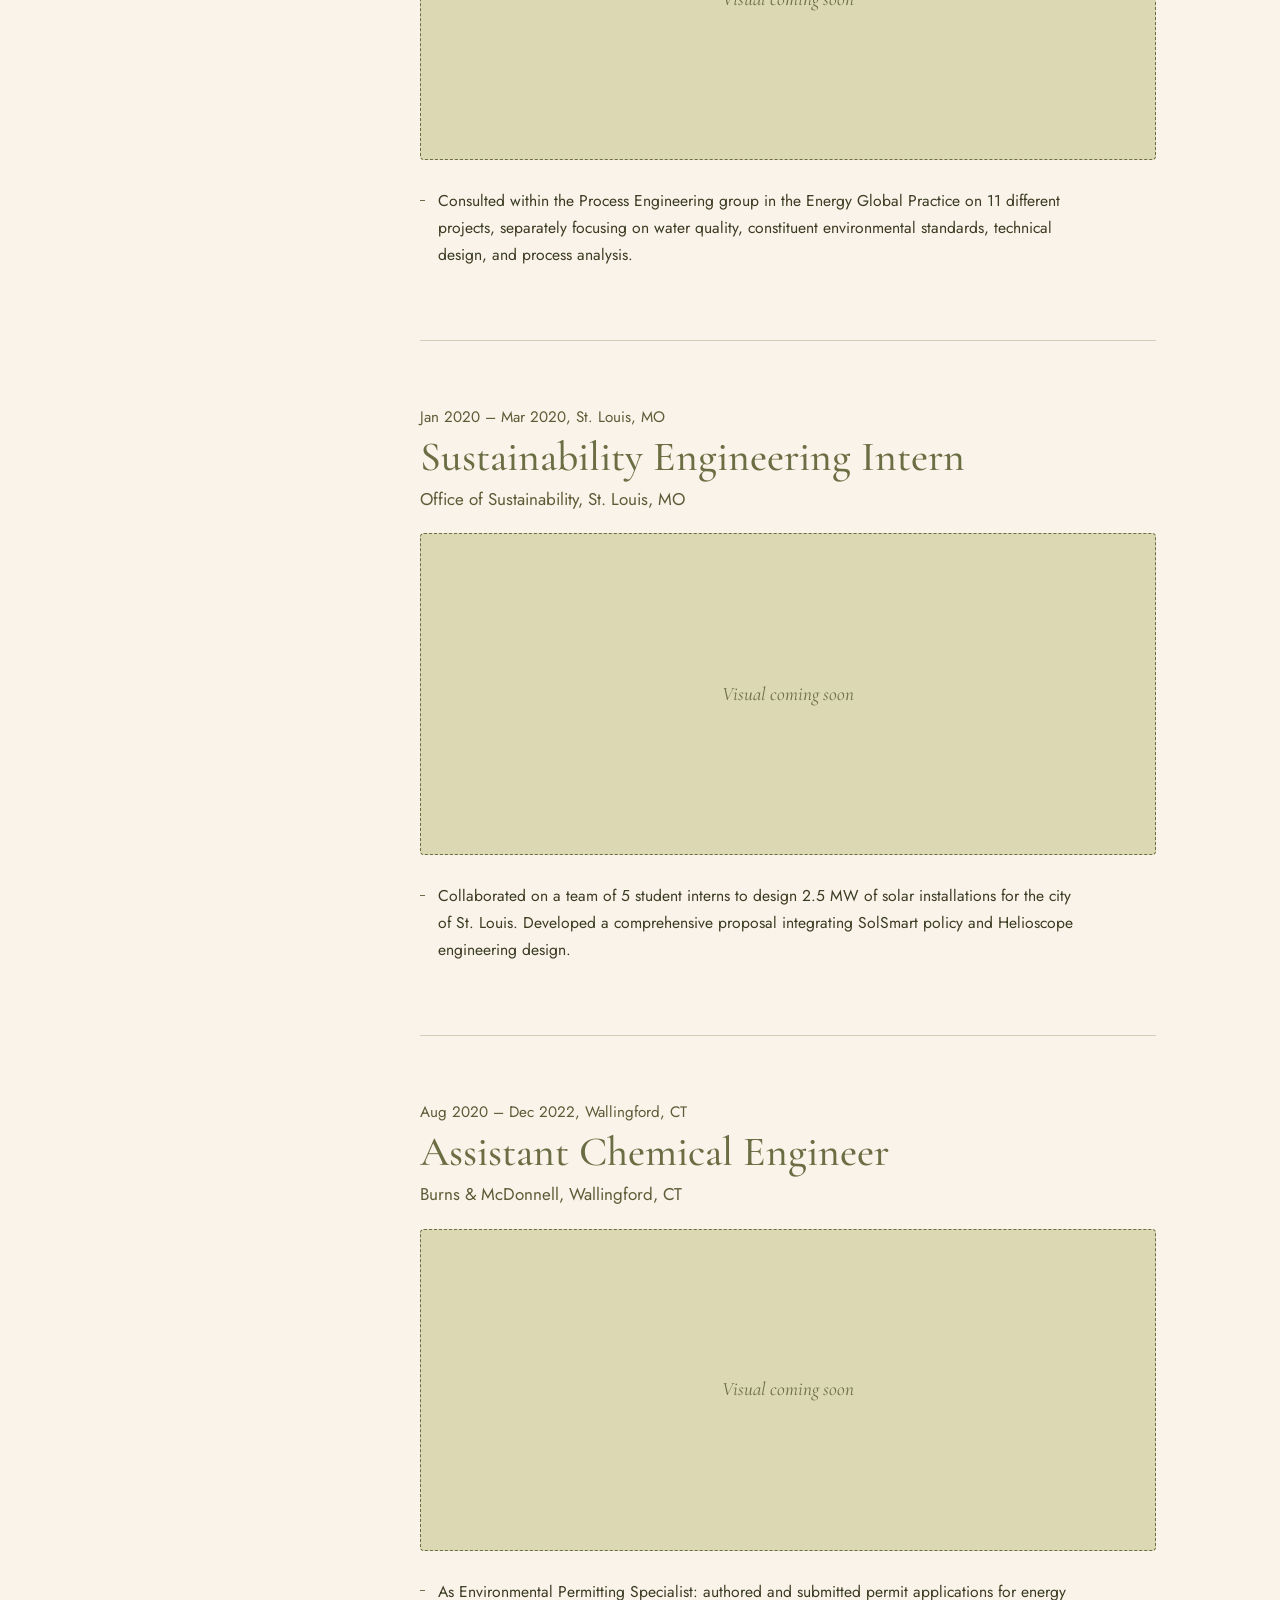
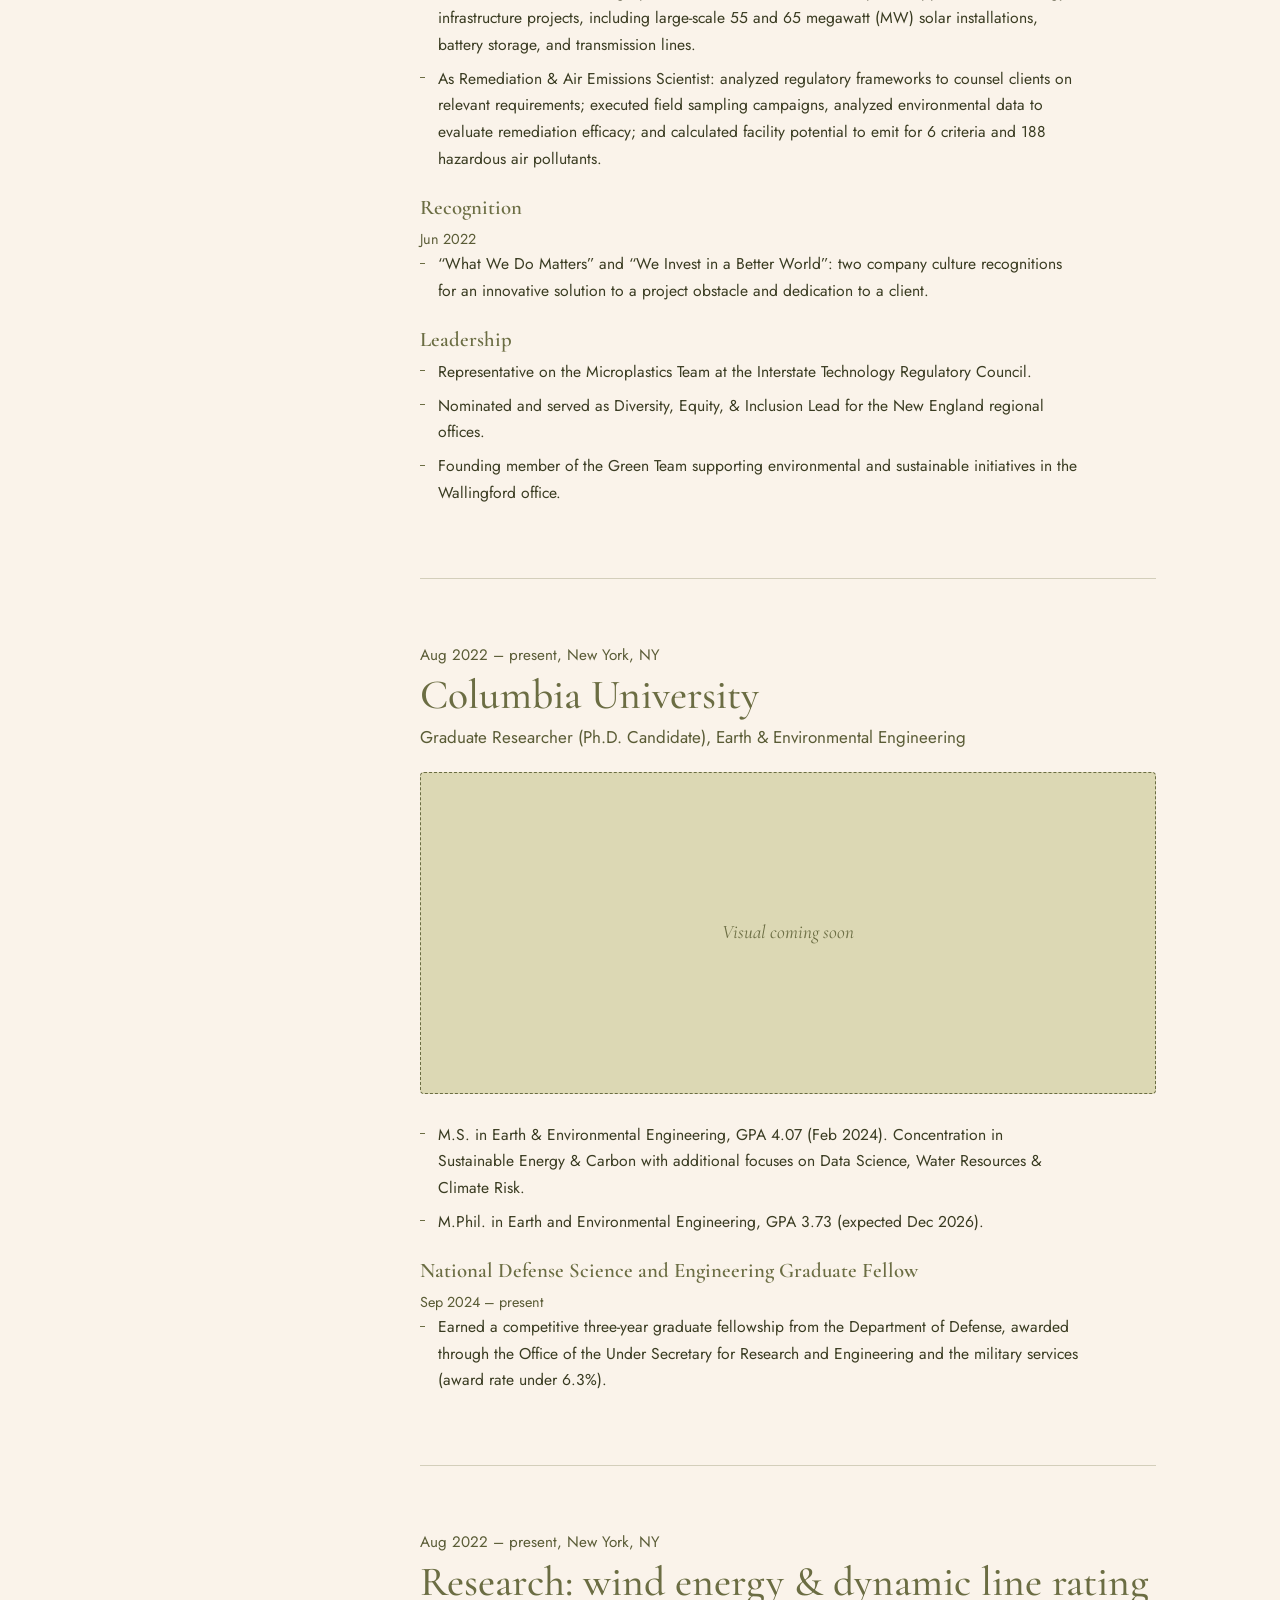
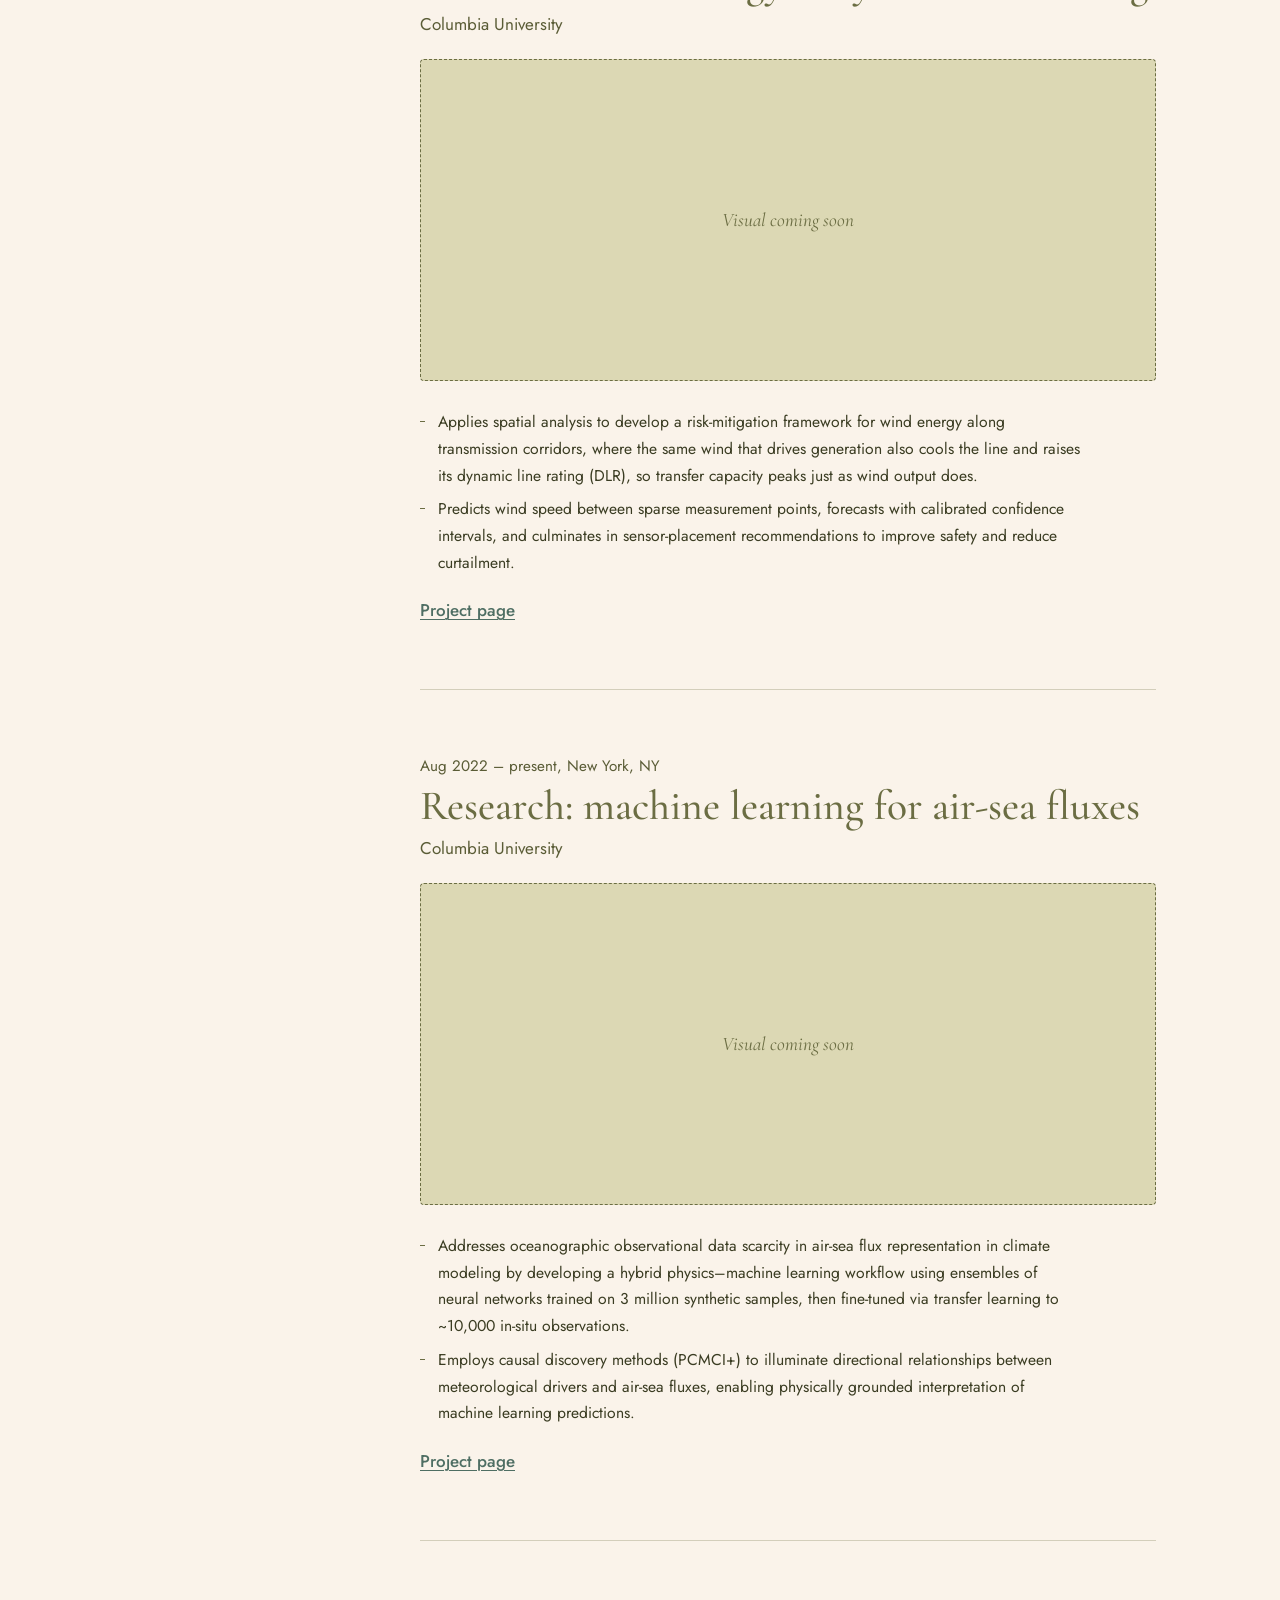
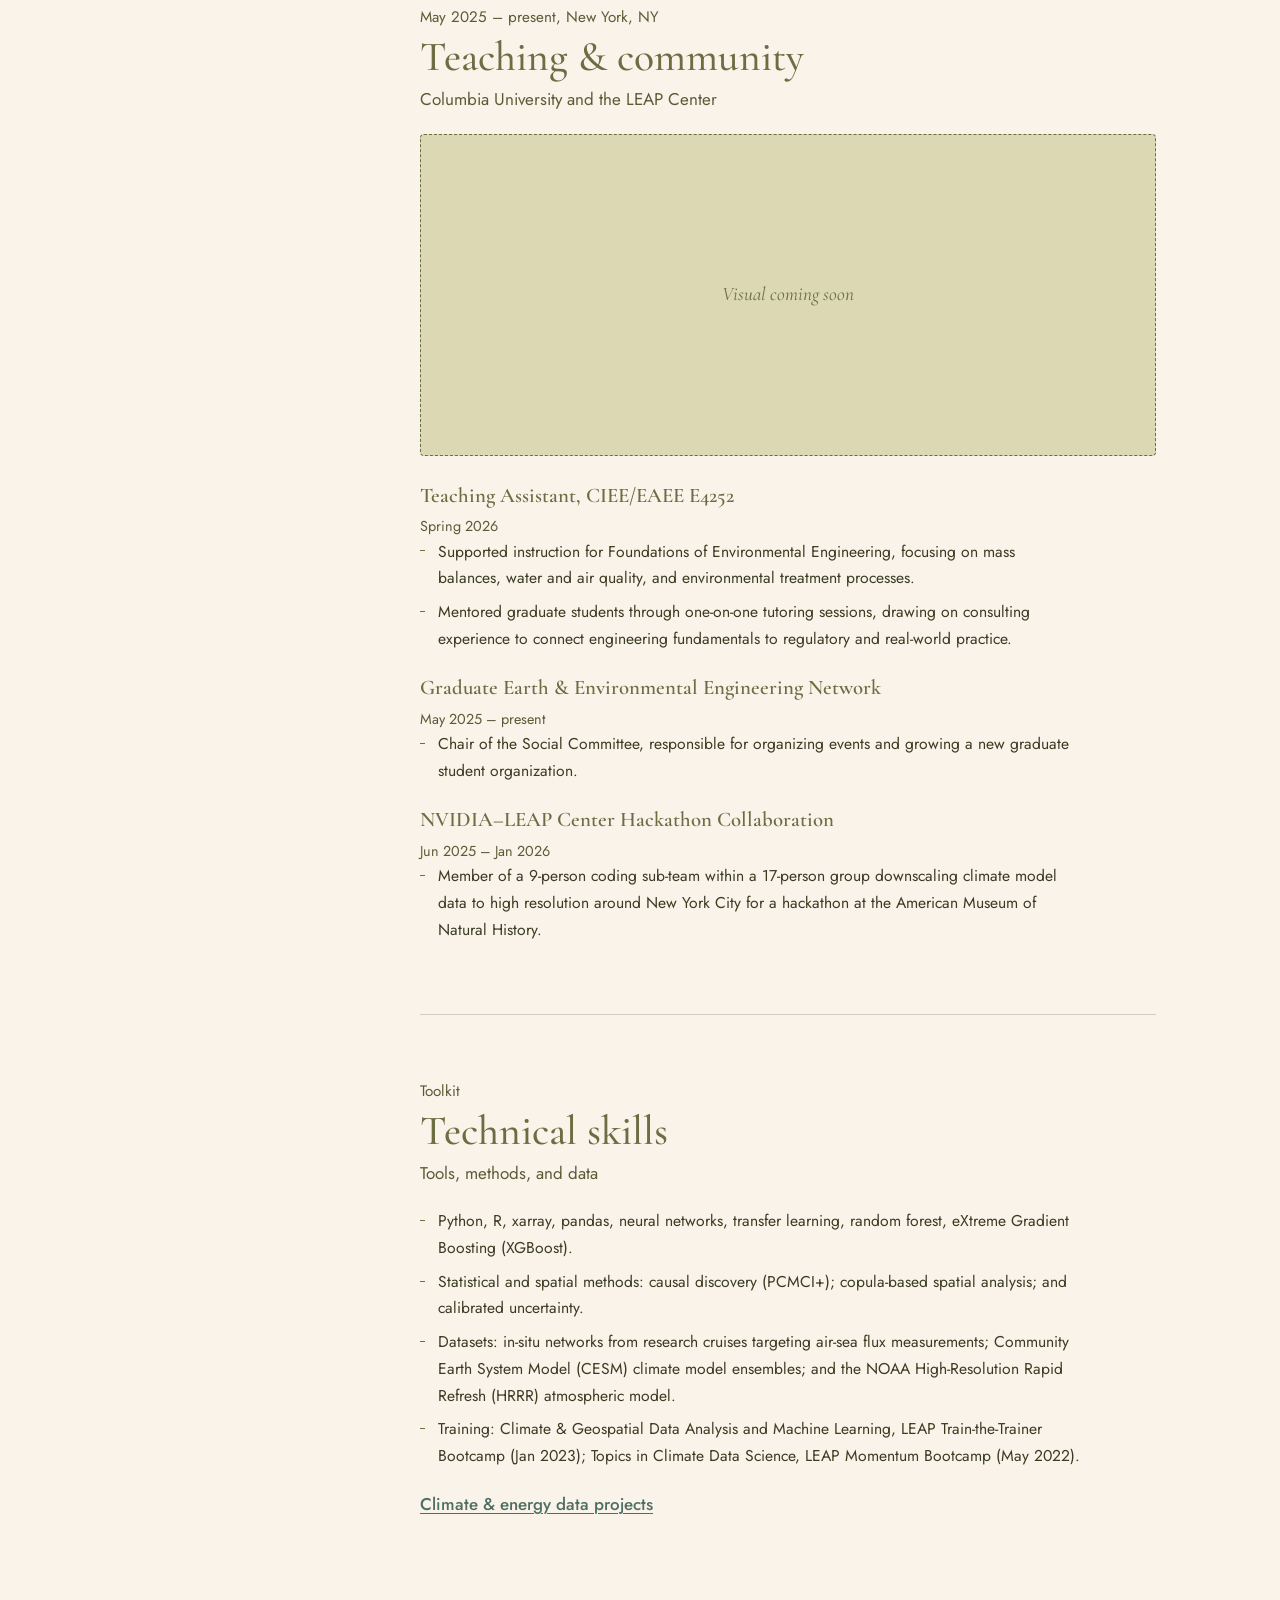
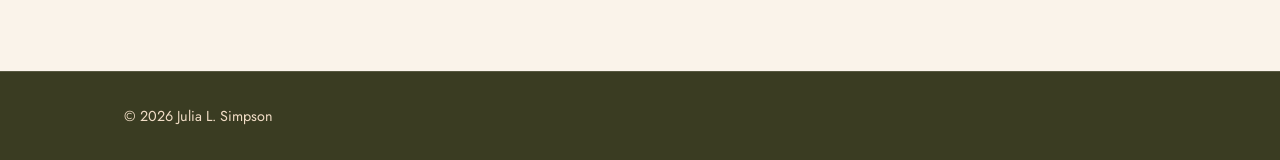
<file: resume-tour.html>
<!DOCTYPE html>
<!--
  Personal website: Julia L. Simpson (Resume Tour)
  Created 2026-11-11. Goal: a guided walk through the resume.
  Modified 2026-11-11 (pm): rebuilt as a single scrolling page per Julia: a map of resume
    locations at the top, a clickable index that tracks the reader's position, and a
    placeholder visual for each experience.
  Decisions:
    - Content comes only from the Oct 2026 one-page and extended resumes.
    - Stops run chronologically (2016 to present) so the map route reads as a journey;
      this reverses the resume's order and is easy to flip if preferred.
    - Map: U.S. Census Bureau state boundaries via us-atlas@3.0.1 (states-10m, simplified),
      Albers equal-area conic (parallels 29.5N/45.5N), pre-projected to static SVG paths.
      Pins: St. Louis, Kansas City, Wallingford CT, and Columbia's Morningside campus.
    - Visual slots are placeholders until Julia supplies images.
-->
<html lang="en">
<head>
  <meta charset="UTF-8">
  <meta name="viewport" content="width=device-width, initial-scale=1.0">
  <title>Resume Tour — Julia L. Simpson</title>
  <meta name="description" content="A guided tour through Julia L. Simpson's resume, from St. Louis to New York.">
  <link rel="preconnect" href="https://fonts.googleapis.com">
  <link rel="preconnect" href="https://fonts.gstatic.com" crossorigin>
  <link href="https://fonts.googleapis.com/css2?family=Cormorant+Garamond:ital,wght@0,500;0,600;1,500&family=Jost:wght@400;500&display=swap" rel="stylesheet">
  <link rel="stylesheet" href="assets/site.css">
</head>
<body>

<nav class="site-nav" aria-label="Main">
  <div class="wrap">
    <a href="./" class="brand">Julia L. Simpson</a>
    <button class="nav-toggle" aria-label="Menu" aria-expanded="false" aria-controls="nav-links">
      <svg width="22" height="16" viewBox="0 0 22 16" fill="none" stroke="currentColor" stroke-width="1.5"><path d="M0 1h22M0 8h22M0 15h22"/></svg>
    </button>
    <ul class="nav-links" id="nav-links">
      <li><a href="./#about">About</a></li>
      <li><a href="./#research">Research</a></li>
      <li><a href="./#awards">Awards</a></li>
      <li><a href="./#experience">Experience</a></li>
      <li><a href="./#projects">Projects</a></li>
      <li><a href="resume-tour.html" aria-current="page">Resume Tour</a></li>
      <li><a href="./#contact">Contact</a></li>
    </ul>
  </div>
</nav>

<main>
  <header class="tour-head">
    <div class="wrap">
      <h1>Resume tour</h1>
      <p class="lede">From chemical engineering in St. Louis to climate and energy data science in New York. Select a city or scroll to follow along.</p>
      <div class="actions">
        <a class="btn btn-line" href="Julia_L_Simpson_Resume.pdf" target="_blank" rel="noopener">Download the resume (PDF)</a>
      </div>
      <figure class="tour-map">
        <svg viewBox="0 0 1000 520" role="group" aria-label="Map of resume locations: St. Louis, Kansas City, Wallingford, and New York">
          <path class="state" d="M346.9,520L346.4,519.4L346.4,519.4L363.5,520L346.9,520Z"><title>Alabama</title></path>
          <path class="state" d="M377.1,261.4L385.5,265L397,260.1L454.1,261.2L454,263.6L452.8,363.6L453,375.6L434,378.6L434.9,385.1L422.5,395.1L419.5,404.7L409.3,403.3L402,408.1L393.5,405.5L383.3,413.1L369.4,405.3L356.4,411.5L354.5,407.5L373.7,375.8L370,359.2L373.5,352.4Z"><title>Indiana</title></path>
          <path class="state" d="M0,286.3L149.5,309.6L161.1,317.7L153.3,328.2L159.7,341.2L165.9,345.7L156.4,427.1L0,404.7L0,286.3Z"><title>Kansas</title></path>
          <path class="state" d="M902,132.7L902,132.7L902,132.7ZM898.7,134.5L898.7,134.5L898.7,134.5ZM896.8,127.7L896.8,127.7L896.8,127.7ZM889.1,133.1L889.1,133.1L889.1,133.1ZM889.4,148L889.4,148L889.4,148ZM887,138.3L887,138.3L887,138.3ZM885.6,133.1L885.6,133.1L885.6,133.1ZM845.1,185.5L835.6,174.4L835,167L822.9,101.6L829.3,103.6L831.5,92.3L841.7,76.3L840.6,59.5L844.1,45L859.6,13.2L864.5,13.6L869.6,22.4L885.7,13L899,21.8L907.6,74.1L917.5,75.3L918.6,87.7L928.1,90.6L935.2,102.9L927.2,108.4L921.4,119.5L915.9,116.5L909.8,126L897.6,130.8L896.9,140.6L889,130.2L888.4,122.9L880.7,146.9L862.3,155L852.1,166Z"><title>Maine</title></path>
          <path class="state" d="M866.5,250.4L866.5,250.4L866.5,250.4ZM850.6,251L856.4,245.2L861.3,249.7ZM775.9,206.4L798.3,204.5L830.7,201.5L842.9,193L850.2,200.3L840.6,211.4L852.1,222.2L856.3,232.2L864.8,234.9L871.4,230.3L874.1,234.4L854.5,243.1L854.5,236.5L841.7,246.6L838.7,240.1L837.7,238.9L831.7,227.7L820.1,229.7L772.7,233.7Z"><title>Massachusetts</title></path>
          <path class="state" d="M260.5,0L262,4.6L265.1,0L265.5,0L265.5,0L278.7,6.9L282,13.1L290.3,12.2L300.1,6.8L302.9,12.5L319.1,13.2L325.4,18.4L333,18.4L322.5,24L307.6,27.9L291.5,38.3L281.5,48L264.5,59.5L266.3,62.8L258.8,63.8L256.8,86.1L245.1,92.1L239.4,103.6L245.3,109.4L241.7,114.8L238.6,134.6L245.1,143L261.1,153.4L261.9,158.4L273.2,167.1L277.2,173.7L277.9,186.8L134.1,171.8L143.1,103.4L133.9,90.4L143.4,79L144.4,63.9L140.9,50.6L144.3,14.7L141.2,0L260.5,0Z"><title>Minnesota</title></path>
          <path class="state" d="M722.8,332.5L724,330.2L726.3,325.5L745.2,310.1L734.5,300.9L729.3,290.7L730.2,279.8L741.4,263.8L765.2,275.3L762.5,287.5L761.9,288.7L757,295.4L765.9,299.5L764.7,323.3L759.1,336.7L742.4,357.4L744.1,348.8L724.1,338.9L722.9,333.4Z"><title>New Jersey</title></path>
          <path class="state" d="M730.4,474.9L730.4,474.9L730.4,474.9ZM724.4,509L724.4,509L724.4,509ZM571.8,520L568.6,514.9L529.8,513.9L510.7,520L467.2,520L467.2,520L467.9,513.4L476.3,510.5L483.9,500.4L492.7,500.1L507.8,492.1L518.8,480.7L519.4,484.3L531.5,476.9L537.2,477.9L547.5,460L547.5,460L589.6,460.3L724.1,451.7L718.9,453.7L723.3,463.6L701.4,477.4L727.8,474.3L730,488.8L719.6,499.4L691.8,494.3L709.7,502.8L701.6,516.6L711.3,510.5L716.4,514.8L713.9,520L571.8,520Z"><title>North Carolina</title></path>
          <path class="state" d="M141.2,0L144.3,14.7L140.9,50.6L144.4,63.9L143.4,79L0,53.9L0,0Z"><title>North Dakota</title></path>
          <path class="state" d="M0,404.7L156.4,427.1L154.3,446.2L155.2,489.2L151.1,520L18,520L18,520L2.5,509.6L0,508.9L0,404.7Z"><title>Oklahoma</title></path>
          <path class="state" d="M575,251.1L595.9,239L596.5,249.4L720.3,241L727.8,246.4L729.7,255.3L741.4,263.8L730.2,279.8L729.3,290.7L734.5,300.9L745.2,310.1L726.3,325.5L715.8,329.5L608.6,336.7L578.2,338L576.9,302.7Z"><title>Pennsylvania</title></path>
          <path class="state" d="M0,53.9L143.4,79L133.9,90.4L143.1,103.4L134.1,171.8L125.2,201.5L129.2,210.3L123.4,203.3L107.3,192.8L92.5,190.6L87.2,193.9L75.3,182.9L0,169L0,53.9Z"><title>South Dakota</title></path>
          <path class="state" d="M0,508.9L2.5,509.6L18,520L0,520Z"><title>Texas</title></path>
          <path class="state" d="M772.7,233.7L820.1,229.7L821.8,256.2L792.8,262.7L772.3,275.1L774.1,262.8Z"><title>Connecticut</title></path>
          <path class="state" d="M139.1,285.6L172.5,290.1L254.7,296.4L263,306.2L259.8,319.2L262.4,331.1L279.9,351.8L280.7,363.6L296.7,367.7L287.9,386.8L288,391.8L311.7,413.4L313.9,424.9L310.7,429.1L316.9,440.8L321.7,441.4L320.2,453.6L312,459.6L309.9,459.5L308.3,459.4L307.9,468L301.2,478.2L281.6,477.1L291.3,467.1L289.8,458.2L154.3,446.2L156.4,427.1L165.9,345.7L159.7,341.2L153.3,328.2L161.1,317.7L149.5,309.6L142,296.5Z"><title>Missouri</title></path>
          <path class="state" d="M518.5,389.7L526.6,388.6L529.5,375.1L534.9,366L539.1,371.9L542.8,360L551,351.1L558.5,351.3L569.2,338.6L575.1,315L572.8,305.3L576.9,302.7L578.2,338L608.6,336.7L609.3,356.6L629.1,339.5L638.4,343.1L646.3,335.7L655.2,340.4L660.7,349.2L658,356.7L642.1,344.8L641.1,356.4L628.3,372.8L624.4,369.6L615.9,387L605.6,380.5L604.7,386.8L587.9,416L588,423.1L560.5,434.6L556.3,430.8L546.9,436.3L539.2,430.4L537.9,423.5L528,418.6L517.4,400.7Z"><title>West Virginia</title></path>
          <path class="state" d="M263,306.2L265.3,297.7L272.4,295.5L278.5,279.6L274.2,273.8L276.7,267.1L297.1,261.8L302.2,253.7L303.5,241.9L297.7,237.7L291,225.9L370.5,231L369.2,238.2L377.1,261.4L373.5,352.4L370,359.2L373.7,375.8L354.5,407.5L356.4,411.5L354.2,424L342.2,426.8L342.2,438.9L328.7,432.4L321.7,441.4L316.9,440.8L310.7,429.1L313.9,424.9L311.7,413.4L288,391.8L287.9,386.8L296.7,367.7L280.7,363.6L279.9,351.8L262.4,331.1L259.8,319.2Z"><title>Illinois</title></path>
          <path class="state" d="M151.1,520L155.2,489.2L154.3,446.2L154.3,446.2L289.8,458.2L291.3,467.1L281.6,477.1L301.2,478.2L303.4,482.7L293.7,488.4L296.8,491.9L286.5,499.7L289,510.8L281.1,515.8L277,520L151.1,520Z"><title>Arkansas</title></path>
          <path class="state" d="M722.8,332.5L722.9,333.4L722.8,332.5ZM715.8,329.5L726.3,325.5L724,330.2L722.5,339.1L729.3,353.7L739.2,363L741.8,376.4L722.8,377.8Z"><title>Delaware</title></path>
          <path class="state" d="M679.4,362.9L682.1,368.2L679.4,362.9Z"><title>District of Columbia</title></path>
          <path class="state" d="M134.1,171.8L277.9,186.8L281.5,196.7L277.9,201L280.1,216.3L289.5,221L291,225.9L297.7,237.7L303.5,241.9L302.2,253.7L297.1,261.8L276.7,267.1L274.2,273.8L278.5,279.6L272.4,295.5L265.3,297.7L263,306.2L254.7,296.4L172.5,290.1L139.1,285.6L138.5,251.4L134.4,248.2L136.4,238.1L131.8,227.9L129.2,210.3L125.2,201.5Z"><title>Iowa</title></path>
          <path class="state" d="M321.7,441.4L328.7,432.4L342.2,438.9L342.2,426.8L354.2,424L356.4,411.5L369.4,405.3L383.3,413.1L393.5,405.5L402,408.1L409.3,403.3L419.5,404.7L422.5,395.1L434.9,385.1L434,378.6L453,375.6L452.8,363.6L463.8,363.3L470.6,375.2L486.8,382.1L497.3,383L509.6,376.9L518.5,389.7L517.4,400.7L528,418.6L537.9,423.5L526.5,434.3L515.4,440.2L503.1,454.7L486.7,460.3L431.6,459.4L398.2,457.3L359.8,456.7L353.3,454.7L353.5,461.7L312,459.6L320.2,453.6ZM309.9,459.5L308.3,459.4L309.9,459.5Z"><title>Kentucky</title></path>
          <path class="state" d="M715.6,398.1L714.1,398.2L715.6,398.1ZM712,391.7L712,391.7L712,391.7ZM701.1,367.6L701.1,367.6L701.1,367.6ZM608.6,336.7L715.8,329.5L722.8,377.8L741.8,376.4L737.7,393.2L725.3,397.3L718.7,399.2L719.1,387.8L709.5,387.4L703.8,378.2L712.6,374.6L701.5,364.5L705.6,346L698.4,351.4L698.2,376.8L701.7,391.2L690.8,389.1L683.7,381.5L678.4,385.2L679.9,374.5L682.1,368.2L679.4,362.9L667.1,356.6L660.7,349.2L655.2,340.4L646.3,335.7L638.4,343.1L629.1,339.5L609.3,356.6Z"><title>Maryland</title></path>
          <path class="state" d="M459.5,103.8L459.5,103.8L459.5,103.8ZM439.7,106.8L439.7,106.8L439.7,106.8ZM436.2,104.8L436.2,104.8L436.2,104.8ZM433.3,113.6L433.3,113.6L433.3,113.6ZM431.5,108.2L431.5,108.2L431.5,108.2ZM426.4,119.4L426.4,119.4L426.4,119.4ZM421.2,130.8L421.2,130.8L421.2,130.8ZM418.7,135.8L418.7,135.8L418.7,135.8ZM404.9,112.2L404.9,112.2L404.9,112.2ZM397,260.1L402.9,255.1L413.5,234.2L414.9,212.2L406.9,187.3L409.9,182.4L408,172.4L415.1,161.2L415.7,147.9L420.8,140.6L428,138.3L433.3,129.3L433.5,145.4L439.2,139.2L440,126.2L452.3,121.6L446.9,114.7L456.2,106.5L471.2,112.5L475.4,118.1L490.4,123.1L496.6,135.8L492,139L496.6,147.7L495.1,162L488.3,172.9L481.5,175.6L478.1,184.7L485.6,190.9L497.1,176.1L506.6,172.3L514.2,180.5L517.8,204.6L520.7,212.9L518.2,228.3L509.8,227.7L503.1,239.7L499.7,251.7L492.4,262.3L454,263.6L454.1,261.2ZM341.2,23.4L357,14.3L356.5,19.1L344.4,25.4ZM307.8,71.3L324.8,62.7L334.2,62.5L368.2,40.7L380.2,43.3L366.4,50.4L360.5,58.8L359.8,66.9L365.6,60.7L380.4,64.8L387.4,77L408.6,80L420.6,72.3L437.9,72.3L451.9,69.1L449.8,80L461.2,82.7L470.9,78.2L474.9,94.9L480.3,98.8L488,95.1L488.6,101.9L473.9,99.4L466.9,101.2L459.5,96.5L454.7,103.4L449.9,98L436.7,94.7L432.6,99.4L418.5,99.3L413.8,105.8L404.2,110.2L409.5,103.3L396.4,103.5L380.1,131.3L373.5,121.7L373.5,121.7L375.8,109L366.6,103.1L367.7,99.2L349.7,94.8L341.8,89.7L315,80.5L309.4,72.5L309.4,72.5Z"><title>Michigan</title></path>
          <path class="state" d="M277,520L281.1,515.8L346.4,519.4L346.9,520L277,520Z"><title>Mississippi</title></path>
          <path class="state" d="M813.3,114.1L815.4,105L822.9,101.6L835,167L835.6,174.4L845.1,185.5L842.9,193L830.7,201.5L798.3,204.5L796.5,171.9L803.5,151.1L802.4,142.3L813.8,133.8L811.3,124.7Z"><title>New Hampshire</title></path>
          <path class="state" d="M817.1,259.3L817.1,259.3L817.1,259.3ZM814.8,265.7L814.8,265.7L814.8,265.7ZM812.4,262.7L812.4,262.7L812.4,262.7ZM761.9,288.7L757,295.4L761.9,288.7ZM686,171.6L686,171.6L686,171.6ZM683.8,171.1L683.8,171.1L683.8,171.1ZM595.9,239L612.6,227.3L620.4,218L613.4,199.9L629.2,194.7L650.7,195.4L655.9,198.4L671.9,195.9L685.9,185.2L690.9,184.5L692.3,168.7L685.5,165.5L686.6,159L697,151.7L711.8,132.3L724.1,124.3L764,120.3L764.3,134.7L767.8,141.8L765.5,157.4L772.8,175.5L775.9,206.4L772.7,233.7L774.1,262.8L772.3,275.1L777.4,276L801.4,271.8L808.6,264.8L816.5,269.6L786.6,287.2L766,292.9L762.5,287.5L765.2,275.3L741.4,263.8L729.7,255.3L727.8,246.4L720.3,241L596.5,249.4Z"><title>New York</title></path>
          <path class="state" d="M512.8,267.1L512.8,267.1L512.8,267.1ZM509.7,265.4L509.7,265.4L509.7,265.4ZM454,263.6L492.4,262.3L507.2,270.6L509.9,267.7L520.1,275.5L533.4,270.1L541.2,271L561.4,256.3L575,251.1L576.9,302.7L572.8,305.3L575.1,315L569.2,338.6L558.5,351.3L551,351.1L542.8,360L539.1,371.9L534.9,366L529.5,375.1L526.6,388.6L518.5,389.7L509.6,376.9L497.3,383L486.8,382.1L470.6,375.2L463.8,363.3L452.8,363.6Z"><title>Ohio</title></path>
          <path class="state" d="M363.5,520L346.4,519.4L281.1,515.8L289,510.8L286.5,499.7L296.8,491.9L293.7,488.4L303.4,482.7L301.2,478.2L301.2,478.2L307.9,468L308.3,459.4L309.9,459.5L312,459.6L353.5,461.7L353.3,454.7L359.8,456.7L398.2,457.3L431.6,459.4L486.7,460.3L547.5,460L537.2,477.9L531.5,476.9L519.4,484.3L518.8,480.7L507.8,492.1L492.7,500.1L483.9,500.4L476.3,510.5L467.9,513.4L467.2,520L363.5,520Z"><title>Tennessee</title></path>
          <path class="state" d="M715.8,402.1L715.8,402.1L715.8,402.1ZM725.3,397.3L737.7,393.2L729.1,405.3L723,427.7L716.9,424.9L718.8,411.5ZM715.6,398.1L714.1,398.2L715.6,398.1ZM537.9,423.5L539.2,430.4L546.9,436.3L556.3,430.8L560.5,434.6L588,423.1L587.9,416L604.7,386.8L605.6,380.5L615.9,387L624.4,369.6L628.3,372.8L641.1,356.4L642.1,344.8L658,356.7L660.7,349.2L667.1,356.6L679.4,362.9L682.1,368.2L679.9,374.5L676.7,386.4L684.2,384.2L686,390.3L696.5,392.1L708.6,401.1L704.8,420.3L710.1,432.2L704.3,439.9L718.9,437.7L724.1,451.7L589.6,460.3L547.5,460L486.7,460.3L503.1,454.7L515.4,440.2L526.5,434.3Z"><title>Virginia</title></path>
          <path class="state" d="M397.5,122.1L397.5,122.1L397.5,122.1ZM386,127.6L386,127.6L386,127.6ZM307.6,54.6L307.6,54.6L307.6,54.6ZM305.8,59.3L305.8,59.3L305.8,59.3ZM302.5,57.2L302.5,57.2L302.5,57.2ZM299.5,60.3L299.5,60.3L299.5,60.3ZM300.4,55.6L300.4,55.6L300.4,55.6ZM299.6,53.2L299.6,53.2L299.6,53.2ZM298.5,62.3L298.5,62.3L298.5,62.3ZM294.1,54.3L294.1,54.3L294.1,54.3ZM266.3,62.8L279.6,61.9L294.2,56L299.9,58.4L293.8,69.1L299.8,65.9L307.8,71.3L309.4,72.5L309.4,72.5L315,80.5L341.8,89.7L349.7,94.8L367.7,99.2L366.6,103.1L375.8,109L373.5,121.7L373.5,121.7L380.1,131.3L368.9,145.3L368.9,152.6L379.2,141.1L384.8,138.8L394.7,124.3L394.7,132.1L382.6,152.3L380.7,166.5L374.4,177.7L374.9,185.4L368.5,202.3L370.5,231L291,225.9L289.5,221L280.1,216.3L277.9,201L281.5,196.7L277.9,186.8L277.2,173.7L273.2,167.1L261.9,158.4L261.1,153.4L245.1,143L238.6,134.6L241.7,114.8L245.3,109.4L239.4,103.6L245.1,92.1L256.8,86.1L258.8,63.8Z"><title>Wisconsin</title></path>
          <path class="state" d="M0,169L75.3,182.9L87.2,193.9L92.5,190.6L107.3,192.8L123.4,203.3L129.2,210.3L131.8,227.9L136.4,238.1L134.4,248.2L138.5,251.4L139.1,285.6L142,296.5L149.5,309.6L0,286.3L0,169Z"><title>Nebraska</title></path>
          <path class="state" d="M510.7,520L529.8,513.9L568.6,514.9L571.8,520L510.7,520Z"><title>South Carolina</title></path>
          <path class="state" d="M764,120.3L813.3,114.1L811.3,124.7L813.8,133.8L802.4,142.3L803.5,151.1L796.5,171.9L798.3,204.5L775.9,206.4L772.8,175.5L765.5,157.4L767.8,141.8L764.3,134.7Z"><title>Vermont</title></path>
          <path class="state" d="M838.7,240.1L841.7,246.6L835.5,247.5ZM834,241.3L834,241.3L834,241.3ZM834,249.1L834,249.1L834,249.1ZM829.6,261.4L829.6,261.4L829.6,261.4ZM821.8,256.2L820.1,229.7L831.7,227.7L837.7,238.9L832.7,236.7L832.2,252.8Z"><title>Rhode Island</title></path>
          <path class="route" d="M293.6 376.1 Q221.0 400.3 166.6 346.6 Q239.2 322.4 293.6 376.1 Q522.5 227.8 793.9 254.3 Q788.9 278.6 764.4 282.8"/>
          <a class="pin" data-place="stl" href="#washu" aria-label="St. Louis, MO, 2016 – 2020">
            <circle cx="293.6" cy="376.1" r="8"/>
            <text x="307.6" y="354.1" text-anchor="start">St. Louis<tspan class="st">, MO</tspan></text>
            <text class="yrs" x="307.6" y="373.1" text-anchor="start">2016 &ndash; 2020</text>
          </a>
          <a class="pin" data-place="kc" href="#kc" aria-label="Kansas City, MO, 2019">
            <circle cx="166.6" cy="346.6" r="8"/>
            <text x="166.6" y="304.6" text-anchor="middle">Kansas City<tspan class="st">, MO</tspan></text>
            <text class="yrs" x="166.6" y="323.6" text-anchor="middle">2019</text>
          </a>
          <a class="pin" data-place="wfd" href="#bmcd" aria-label="Wallingford, CT, 2020 – 2022">
            <circle cx="793.9" cy="254.3" r="8"/>
            <text x="777.9" y="220.3" text-anchor="end">Wallingford<tspan class="st">, CT</tspan></text>
            <text class="yrs" x="777.9" y="239.3" text-anchor="end">2020 &ndash; 2022</text>
          </a>
          <a class="pin" data-place="nyc" href="#columbia" aria-label="New York, NY, 2022 – present">
            <circle cx="764.4" cy="282.8" r="8"/>
            <text x="748.4" y="308.8" text-anchor="end">New York<tspan class="st">, NY</tspan></text>
            <text class="yrs" x="748.4" y="327.8" text-anchor="end">2022 &ndash; present</text>
          </a>
        </svg>
        <figcaption>State boundaries: U.S. Census Bureau, via us-atlas.</figcaption>
      </figure>
    </div>
  </header>

  <div class="band"><div class="wrap">
    <div class="tour">
      <nav class="tour-index" aria-label="Tour stops">
        <ol>
          <li><a href="#washu">Washington University<span class="place">St. Louis, MO</span></a></li>
          <li><a href="#case">Aerosol research<span class="place">St. Louis, MO</span></a></li>
          <li><a href="#kc">Burns &amp; McDonnell intern<span class="place">Kansas City, MO</span></a></li>
          <li><a href="#sust">Office of Sustainability<span class="place">St. Louis, MO</span></a></li>
          <li><a href="#bmcd">Burns &amp; McDonnell<span class="place">Wallingford, CT</span></a></li>
          <li><a href="#columbia">Columbia University<span class="place">New York, NY</span></a></li>
          <li><a href="#dlr">Research: wind &amp; DLR<span class="place">New York, NY</span></a></li>
          <li><a href="#airsea">Research: air-sea fluxes<span class="place">New York, NY</span></a></li>
          <li><a href="#community">Teaching &amp; community<span class="place">New York, NY</span></a></li>
          <li><a href="#skills">Technical skills<span class="place">Toolkit</span></a></li>
        </ol>
      </nav>
      <div class="tour-body">
        <article class="stop" id="washu" data-place="stl">
          <p class="when">Aug 2016 &ndash; May 2020, St. Louis, MO</p>
          <h2>Washington University in St. Louis</h2>
          <p class="where">Bachelor of Science in Chemical Engineering</p>
          <div class="visual-slot" role="img" aria-label="Placeholder for a visual of this experience"><div><span>Visual coming soon</span></div></div>
          <ul class="bullets">
            <li>B.S. in Chemical Engineering, Cum Laude, GPA 3.73 (May 2020). Minors in Energy Engineering, Environmental Engineering, and Psychology-Neuroscience-Philosophy.</li>
          </ul>
          <h3>Engineering Course Assistant &amp; Tutor</h3>
          <p class="meta">Dec 2016 &ndash; May 2018</p>
          <ul class="bullets">
            <li>Taught class sections of about 40 first-year engineering students, introducing engineering disciplines through collaborative, project-based learning.</li>
            <li>Tutored 13 college students in Calculus III, Differential Equations, Physics, and chemical engineering courses.</li>
          </ul>
          <h3>Relay For Life</h3>
          <p class="meta">Aug 2016 &ndash; Apr 2020</p>
          <ul class="bullets">
            <li>Chaired the Fundraising committee and collaborated on two other sub-committees (Event and Development) within a 50-person Steering committee. Coordinated benefit nights with local businesses for the American Cancer Society, ran on-campus fundraising events, and contributed to registration of over 1,300 people.</li>
          </ul>
          
        </article>
        <article class="stop" id="case" data-place="stl">
          <p class="when">Sep 2017 &ndash; Dec 2018, St. Louis, MO</p>
          <h2>Research Assistant</h2>
          <p class="where">Center for Aerosol Science &amp; Engineering, St. Louis, MO</p>
          <div class="visual-slot" role="img" aria-label="Placeholder for a visual of this experience"><div><span>Visual coming soon</span></div></div>
          <ul class="bullets">
            <li>Processed PM2.5 Teflon filters using microwave-aided acid digestion and inductively coupled plasma mass spectrometry for an air quality study measuring health outcomes for a manganese-exposed African community.</li>
            <li>Developed, tested, and validated a revised Standard Operating Procedure for ambient quartz-filter samples from Mongolia, involving a new acid matrix for air toxic metals analysis on 18 elements.</li>
          </ul>
          
        </article>
        <article class="stop" id="kc" data-place="kc">
          <p class="when">May 2019 &ndash; Aug 2019, Kansas City, MO</p>
          <h2>Chemical Engineering Intern</h2>
          <p class="where">Burns &amp; McDonnell, Kansas City, MO</p>
          <div class="visual-slot" role="img" aria-label="Placeholder for a visual of this experience"><div><span>Visual coming soon</span></div></div>
          <ul class="bullets">
            <li>Consulted within the Process Engineering group in the Energy Global Practice on 11 different projects, separately focusing on water quality, constituent environmental standards, technical design, and process analysis.</li>
          </ul>
          
        </article>
        <article class="stop" id="sust" data-place="stl">
          <p class="when">Jan 2020 &ndash; Mar 2020, St. Louis, MO</p>
          <h2>Sustainability Engineering Intern</h2>
          <p class="where">Office of Sustainability, St. Louis, MO</p>
          <div class="visual-slot" role="img" aria-label="Placeholder for a visual of this experience"><div><span>Visual coming soon</span></div></div>
          <ul class="bullets">
            <li>Collaborated on a team of 5 student interns to design 2.5 MW of solar installations for the city of St. Louis. Developed a comprehensive proposal integrating SolSmart policy and Helioscope engineering design.</li>
          </ul>
          
        </article>
        <article class="stop" id="bmcd" data-place="wfd">
          <p class="when">Aug 2020 &ndash; Dec 2022, Wallingford, CT</p>
          <h2>Assistant Chemical Engineer</h2>
          <p class="where">Burns &amp; McDonnell, Wallingford, CT</p>
          <div class="visual-slot" role="img" aria-label="Placeholder for a visual of this experience"><div><span>Visual coming soon</span></div></div>
          <ul class="bullets">
            <li>As Environmental Permitting Specialist: authored and submitted permit applications for energy infrastructure projects, including large-scale 55 and 65 megawatt (MW) solar installations, battery storage, and transmission lines.</li>
            <li>As Remediation &amp; Air Emissions Scientist: analyzed regulatory frameworks to counsel clients on relevant requirements; executed field sampling campaigns, analyzed environmental data to evaluate remediation efficacy; and calculated facility potential to emit for 6 criteria and 188 hazardous air pollutants.</li>
          </ul>
          <h3>Recognition</h3>
          <p class="meta">Jun 2022</p>
          <ul class="bullets">
            <li>&ldquo;What We Do Matters&rdquo; and &ldquo;We Invest in a Better World&rdquo;: two company culture recognitions for an innovative solution to a project obstacle and dedication to a client.</li>
          </ul>
          <h3>Leadership</h3>
          <ul class="bullets">
            <li>Representative on the Microplastics Team at the Interstate Technology Regulatory Council.</li>
            <li>Nominated and served as Diversity, Equity, &amp; Inclusion Lead for the New England regional offices.</li>
            <li>Founding member of the Green Team supporting environmental and sustainable initiatives in the Wallingford office.</li>
          </ul>
          
        </article>
        <article class="stop" id="columbia" data-place="nyc">
          <p class="when">Aug 2022 &ndash; present, New York, NY</p>
          <h2>Columbia University</h2>
          <p class="where">Graduate Researcher (Ph.D. Candidate), Earth &amp; Environmental Engineering</p>
          <div class="visual-slot" role="img" aria-label="Placeholder for a visual of this experience"><div><span>Visual coming soon</span></div></div>
          <ul class="bullets">
            <li>M.S. in Earth &amp; Environmental Engineering, GPA 4.07 (Feb 2024). Concentration in Sustainable Energy &amp; Carbon with additional focuses on Data Science, Water Resources &amp; Climate Risk.</li>
            <li>M.Phil. in Earth and Environmental Engineering, GPA 3.73 (expected Dec 2026).</li>
          </ul>
          <h3>National Defense Science and Engineering Graduate Fellow</h3>
          <p class="meta">Sep 2024 &ndash; present</p>
          <ul class="bullets">
            <li>Earned a competitive three-year graduate fellowship from the Department of Defense, awarded through the Office of the Under Secretary for Research and Engineering and the military services (award rate under 6.3%).</li>
          </ul>
          
        </article>
        <article class="stop" id="dlr" data-place="nyc">
          <p class="when">Aug 2022 &ndash; present, New York, NY</p>
          <h2>Research: wind energy &amp; dynamic line rating</h2>
          <p class="where">Columbia University</p>
          <div class="visual-slot" role="img" aria-label="Placeholder for a visual of this experience"><div><span>Visual coming soon</span></div></div>
          <ul class="bullets">
            <li>Applies spatial analysis to develop a risk-mitigation framework for wind energy along transmission corridors, where the same wind that drives generation also cools the line and raises its dynamic line rating (DLR), so transfer capacity peaks just as wind output does.</li>
            <li>Predicts wind speed between sparse measurement points, forecasts with calibrated confidence intervals, and culminates in sensor-placement recommendations to improve safety and reduce curtailment.</li>
          </ul>
          <p class="see"><a href="research/dynamic-line-rating.html">Project page</a></p>
        </article>
        <article class="stop" id="airsea" data-place="nyc">
          <p class="when">Aug 2022 &ndash; present, New York, NY</p>
          <h2>Research: machine learning for air&#8209;sea fluxes</h2>
          <p class="where">Columbia University</p>
          <div class="visual-slot" role="img" aria-label="Placeholder for a visual of this experience"><div><span>Visual coming soon</span></div></div>
          <ul class="bullets">
            <li>Addresses oceanographic observational data scarcity in air-sea flux representation in climate modeling by developing a hybrid physics&ndash;machine learning workflow using ensembles of neural networks trained on 3 million synthetic samples, then fine-tuned via transfer learning to ~10,000 in-situ observations.</li>
            <li>Employs causal discovery methods (PCMCI+) to illuminate directional relationships between meteorological drivers and air-sea fluxes, enabling physically grounded interpretation of machine learning predictions.</li>
          </ul>
          <p class="see"><a href="research/air-sea-fluxes.html">Project page</a></p>
        </article>
        <article class="stop" id="community" data-place="nyc">
          <p class="when">May 2025 &ndash; present, New York, NY</p>
          <h2>Teaching &amp; community</h2>
          <p class="where">Columbia University and the LEAP Center</p>
          <div class="visual-slot" role="img" aria-label="Placeholder for a visual of this experience"><div><span>Visual coming soon</span></div></div>
          <h3>Teaching Assistant, CIEE/EAEE E4252</h3>
          <p class="meta">Spring 2026</p>
          <ul class="bullets">
            <li>Supported instruction for Foundations of Environmental Engineering, focusing on mass balances, water and air quality, and environmental treatment processes.</li>
            <li>Mentored graduate students through one-on-one tutoring sessions, drawing on consulting experience to connect engineering fundamentals to regulatory and real-world practice.</li>
          </ul>
          <h3>Graduate Earth &amp; Environmental Engineering Network</h3>
          <p class="meta">May 2025 &ndash; present</p>
          <ul class="bullets">
            <li>Chair of the Social Committee, responsible for organizing events and growing a new graduate student organization.</li>
          </ul>
          <h3>NVIDIA&ndash;LEAP Center Hackathon Collaboration</h3>
          <p class="meta">Jun 2025 &ndash; Jan 2026</p>
          <ul class="bullets">
            <li>Member of a 9-person coding sub-team within a 17-person group downscaling climate model data to high resolution around New York City for a hackathon at the American Museum of Natural History.</li>
          </ul>
          
        </article>
        <article class="stop" id="skills" data-place="">
          <p class="when">Toolkit</p>
          <h2>Technical skills</h2>
          <p class="where">Tools, methods, and data</p>
          <ul class="bullets">
            <li>Python, R, xarray, pandas, neural networks, transfer learning, random forest, eXtreme Gradient Boosting (XGBoost).</li>
            <li>Statistical and spatial methods: causal discovery (PCMCI+); copula-based spatial analysis; and calibrated uncertainty.</li>
            <li>Datasets: in-situ networks from research cruises targeting air-sea flux measurements; Community Earth System Model (CESM) climate model ensembles; and the NOAA High-Resolution Rapid Refresh (HRRR) atmospheric model.</li>
            <li>Training: Climate &amp; Geospatial Data Analysis and Machine Learning, LEAP Train-the-Trainer Bootcamp (Jan 2023); Topics in Climate Data Science, LEAP Momentum Bootcamp (May 2022).</li>
          </ul>
          <p class="see"><a href="./#projects">Climate &amp; energy data projects</a></p>
        </article>
      </div>
    </div>
  </div></div>
</main>

<footer class="site-foot">
  <div class="wrap">&copy; 2026 Julia L. Simpson</div>
</footer>

<script src="assets/site.js"></script>
<script>
  // Highlights the current stop in the index, and its city on the map, while scrolling.
  (function () {
    var stops = Array.prototype.slice.call(document.querySelectorAll('.stop'));
    var links = {};
    document.querySelectorAll('.tour-index a').forEach(function (a) { links[a.hash.slice(1)] = a; });
    var pins = document.querySelectorAll('.tour-map .pin');
    function activate(stop) {
      Object.keys(links).forEach(function (id) { links[id].removeAttribute('aria-current'); });
      var link = links[stop.id];
      link.setAttribute('aria-current', 'true');
      if (window.innerWidth <= 900) {
        var strip = link.closest('ol');
        strip.scrollTo({ left: link.offsetLeft - strip.clientWidth / 2 + link.clientWidth / 2, behavior: 'smooth' });
      }
      var place = stop.getAttribute('data-place');
      pins.forEach(function (p) { p.classList.toggle('active', !!place && p.getAttribute('data-place') === place); });
    }
    if (!('IntersectionObserver' in window)) return;
    var io = new IntersectionObserver(function (entries) {
      entries.forEach(function (e) { if (e.isIntersecting) activate(e.target); });
    }, { rootMargin: '-30% 0px -65% 0px' });
    stops.forEach(function (s) { io.observe(s); });
  })();
</script>
</body>
</html>
</file>
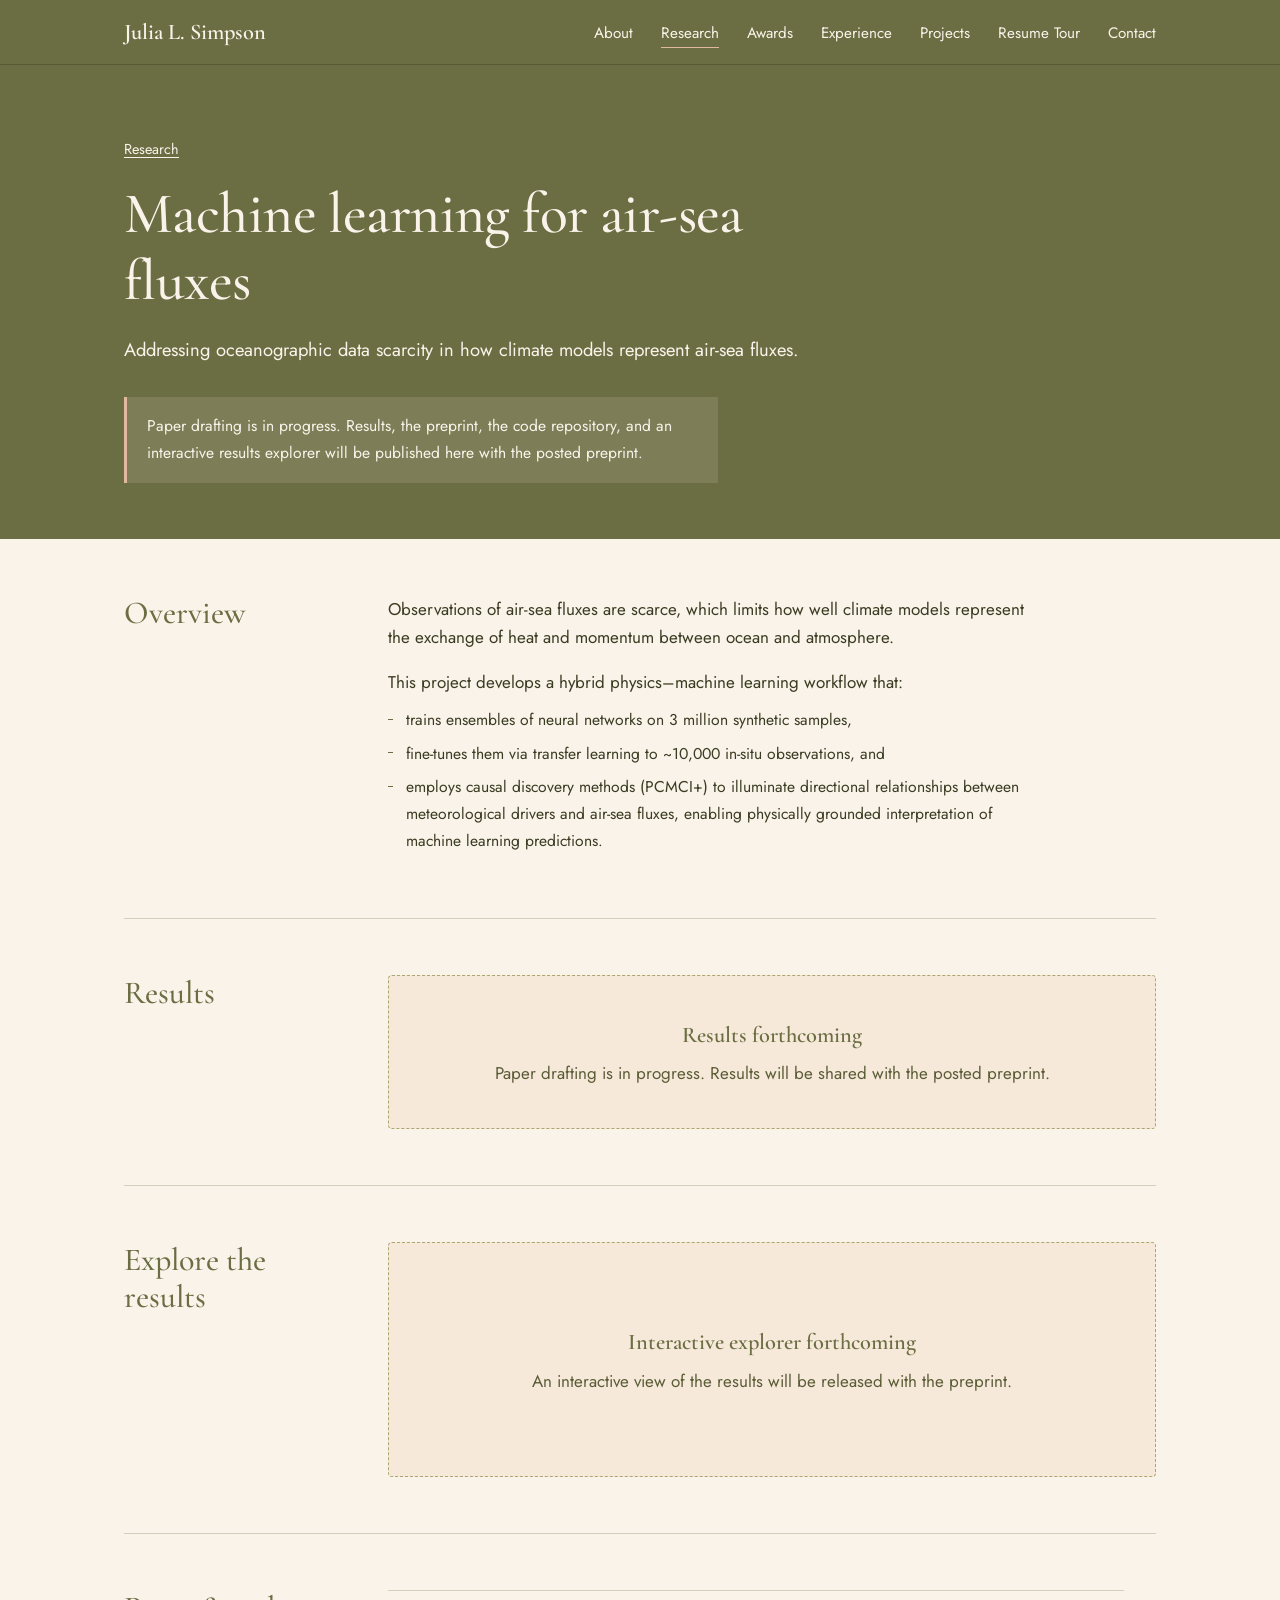
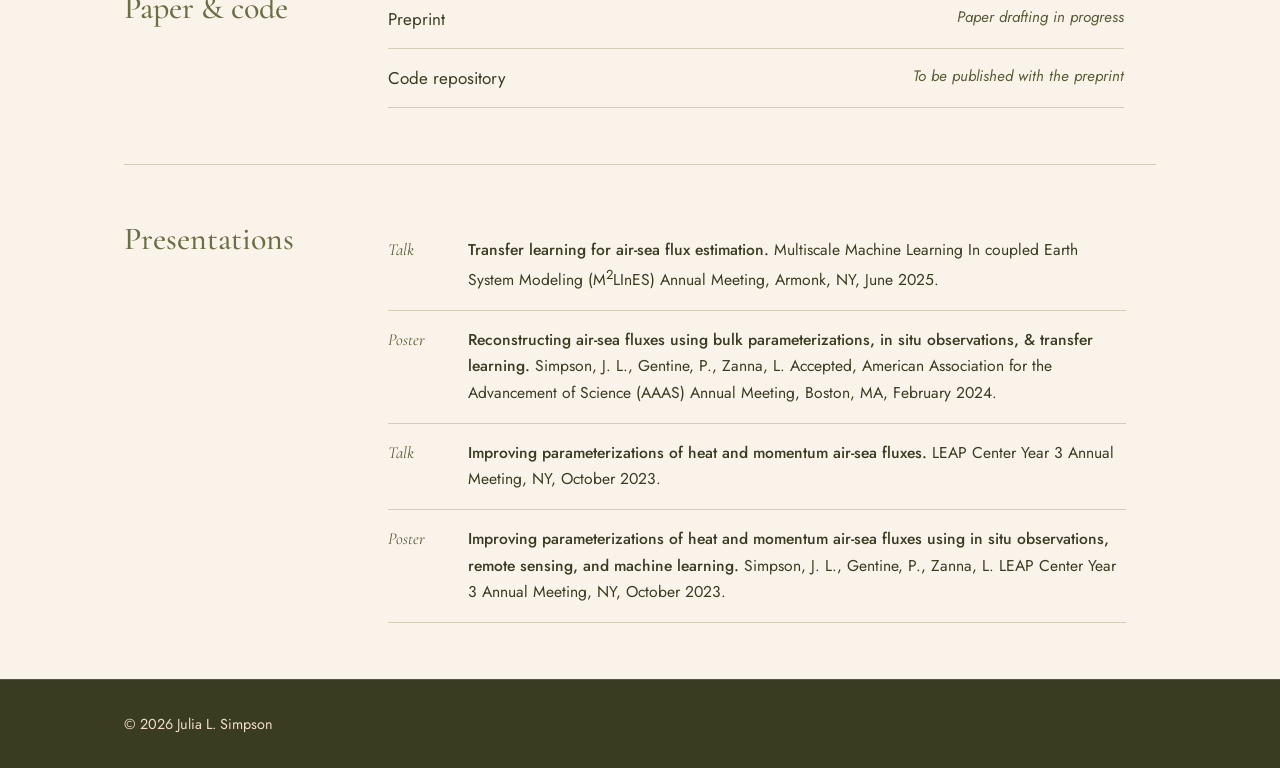
<file: research/air-sea-fluxes.html>
<!DOCTYPE html>
<!--
  Personal website: Julia L. Simpson (air-sea fluxes project page)
  Created 2026-11-11. Goal: overview, results, preprint, code, and an interactive results
    explorer for this project. Only resume-stated facts are included; results, preprint, code,
    and the explorer are placeholders until the preprint is posted (per Julia, 2026-11-11).
  Modified 2026-11-11 (pm): olive page header (shared CSS); Awards added to navigation.
-->
<html lang="en">
<head>
  <meta charset="UTF-8">
  <meta name="viewport" content="width=device-width, initial-scale=1.0">
  <title>Machine learning for air-sea fluxes — Julia L. Simpson</title>
  <meta name="description" content="A hybrid physics-machine learning workflow and causal discovery for air-sea flux representation in climate models.">
  <link rel="preconnect" href="https://fonts.googleapis.com">
  <link rel="preconnect" href="https://fonts.gstatic.com" crossorigin>
  <link href="https://fonts.googleapis.com/css2?family=Cormorant+Garamond:ital,wght@0,500;0,600;1,500&family=Jost:wght@400;500&display=swap" rel="stylesheet">
  <link rel="stylesheet" href="../assets/site.css">
</head>
<body>
<nav class="site-nav" aria-label="Main">
  <div class="wrap">
    <a href="../" class="brand">Julia L. Simpson</a>
    <button class="nav-toggle" aria-label="Menu" aria-expanded="false" aria-controls="nav-links">
      <svg width="22" height="16" viewBox="0 0 22 16" fill="none" stroke="currentColor" stroke-width="1.5"><path d="M0 1h22M0 8h22M0 15h22"/></svg>
    </button>
    <ul class="nav-links" id="nav-links">
      <li><a href="../#about">About</a></li>
      <li><a href="../#research" aria-current="page">Research</a></li>
      <li><a href="../#awards">Awards</a></li>
      <li><a href="../#experience">Experience</a></li>
      <li><a href="../#projects">Projects</a></li>
      <li><a href="../resume-tour.html">Resume Tour</a></li>
      <li><a href="../#contact">Contact</a></li>
    </ul>
  </div>
</nav>

<main>
  <header class="page-head">
    <div class="wrap">
      <p class="crumb"><a href="../#research">Research</a></p>
      <h1>Machine learning for air&#8209;sea fluxes</h1>
      <p class="lede">Addressing oceanographic data scarcity in how climate models represent air-sea fluxes.</p>
      <p class="status-note">Paper drafting is in progress. Results, the preprint, the code repository, and an interactive results explorer will be published here with the posted preprint.</p>
    </div>
  </header>

  <div class="wrap">
    <section class="page-section" aria-labelledby="overview-h">
      <div class="two-col">
        <h2 id="overview-h">Overview</h2>
        <div class="prose">
          <p>Observations of air-sea fluxes are scarce, which limits how well climate models represent the exchange of heat and momentum between ocean and atmosphere.</p>
          <p>This project develops a hybrid physics&ndash;machine learning workflow that:</p>
          <ul class="bullets">
            <li>trains ensembles of neural networks on 3 million synthetic samples,</li>
            <li>fine-tunes them via transfer learning to ~10,000 in-situ observations, and</li>
            <li>employs causal discovery methods (PCMCI+) to illuminate directional relationships between meteorological drivers and air-sea fluxes, enabling physically grounded interpretation of machine learning predictions.</li>
          </ul>
        </div>
      </div>
    </section>

    <section class="page-section" aria-labelledby="results-h">
      <div class="two-col">
        <h2 id="results-h">Results</h2>
        <div class="placeholder">
          <strong>Results forthcoming</strong>
          Paper drafting is in progress. Results will be shared with the posted preprint.
        </div>
      </div>
    </section>

    <section class="page-section" aria-labelledby="explore-h">
      <div class="two-col">
        <h2 id="explore-h">Explore the results</h2>
        <div class="placeholder tall">
          <strong>Interactive explorer forthcoming</strong>
          An interactive view of the results will be released with the preprint.
        </div>
      </div>
    </section>

    <section class="page-section" aria-labelledby="links-h">
      <div class="two-col">
        <h2 id="links-h">Paper &amp; code</h2>
        <ul class="link-list">
          <li><span>Preprint</span><span class="pending">Paper drafting in progress</span></li>
          <li><span>Code repository</span><span class="pending">To be published with the preprint</span></li>
        </ul>
      </div>
    </section>

    <section class="page-section" aria-labelledby="talks-h">
      <div class="two-col">
        <h2 id="talks-h">Presentations</h2>
        <ul class="talks">
          <li><span class="kind">Talk</span> <span><cite>Transfer learning for air-sea flux estimation.</cite> Multiscale Machine Learning In coupled Earth System Modeling (M<sup>2</sup>LInES) Annual Meeting, Armonk, NY, June 2025.</span></li>
          <li><span class="kind">Poster</span> <span><cite>Reconstructing air-sea fluxes using bulk parameterizations, in situ observations, &amp; transfer learning.</cite> Simpson, J. L., Gentine, P., Zanna, L. Accepted, American Association for the Advancement of Science (AAAS) Annual Meeting, Boston, MA, February 2024.</span></li>
          <li><span class="kind">Talk</span> <span><cite>Improving parameterizations of heat and momentum air-sea fluxes.</cite> LEAP Center Year 3 Annual Meeting, NY, October 2023.</span></li>
          <li><span class="kind">Poster</span> <span><cite>Improving parameterizations of heat and momentum air-sea fluxes using in situ observations, remote sensing, and machine learning.</cite> Simpson, J. L., Gentine, P., Zanna, L. LEAP Center Year 3 Annual Meeting, NY, October 2023.</span></li>
        </ul>
      </div>
    </section>
  </main>

<footer class="site-foot">
  <div class="wrap">&copy; 2026 Julia L. Simpson</div>
</footer>
<script src="../assets/site.js"></script>
</body>
</html>
</file>
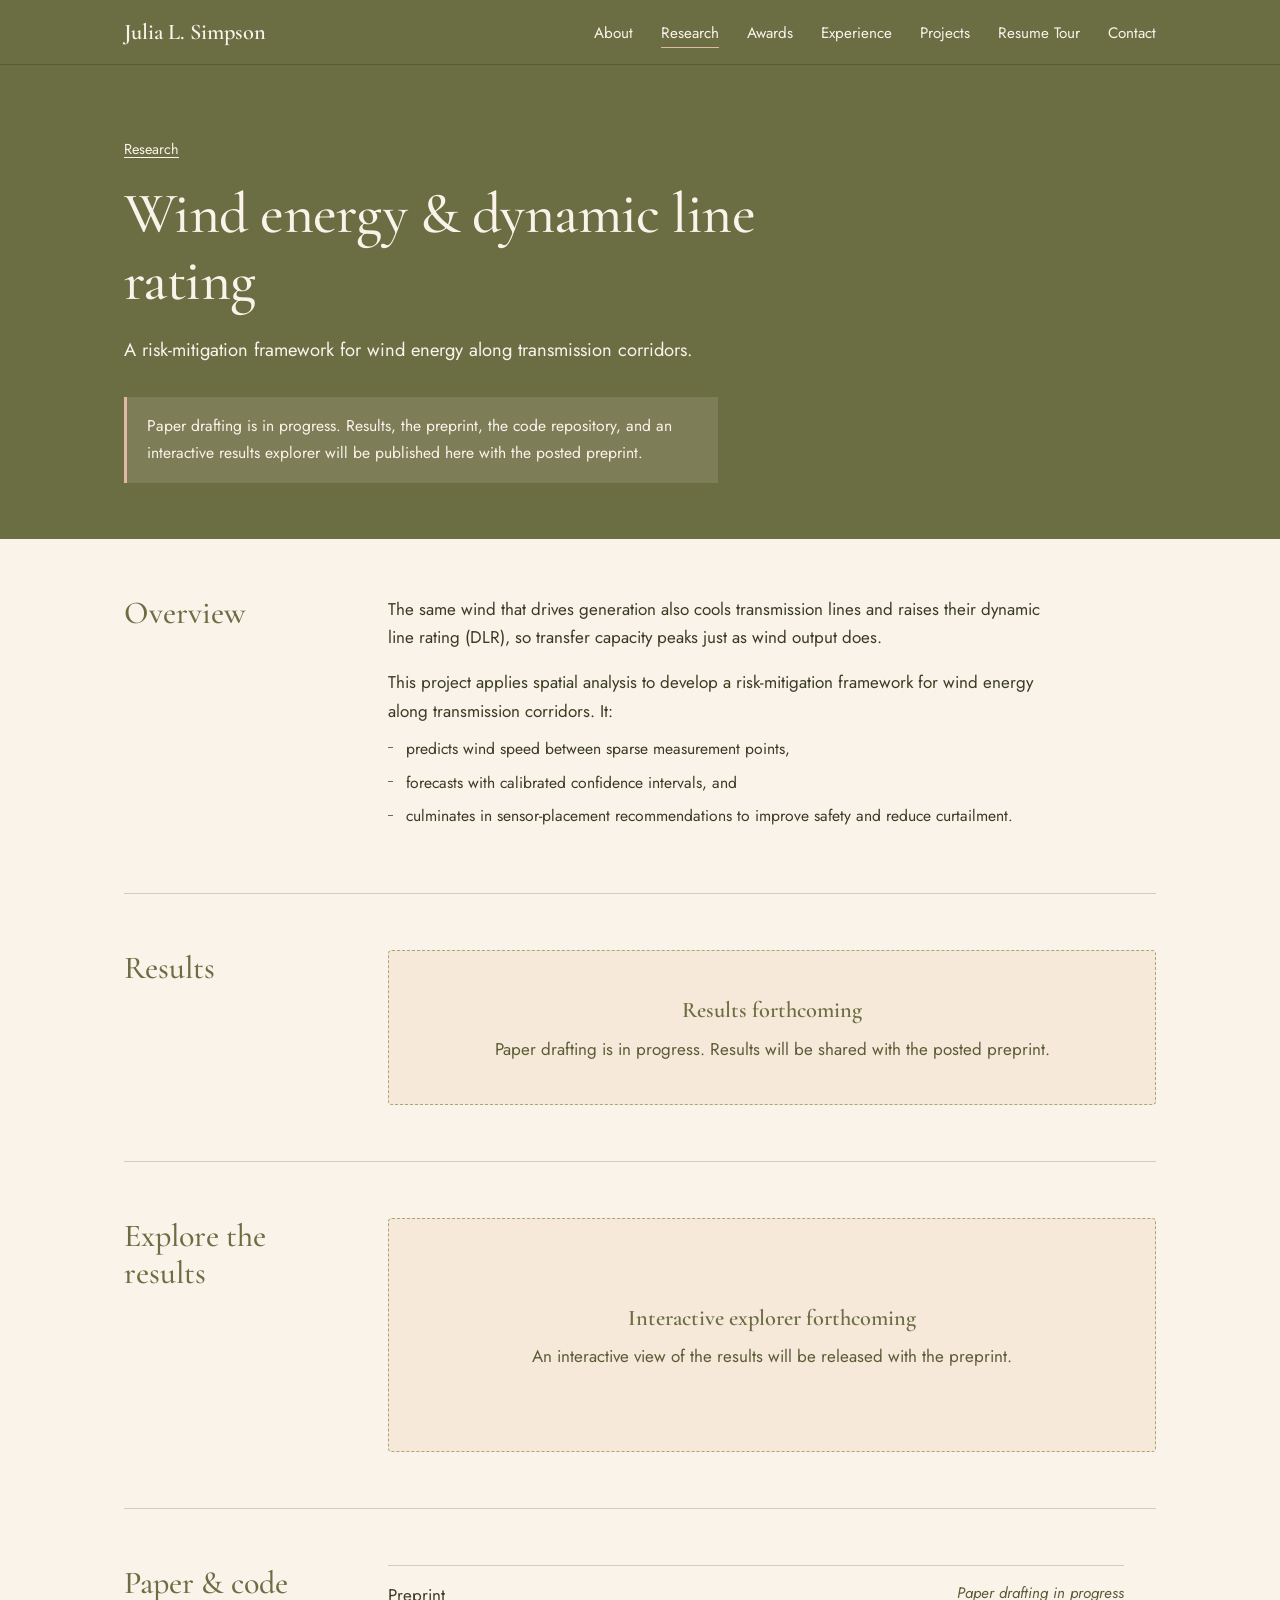
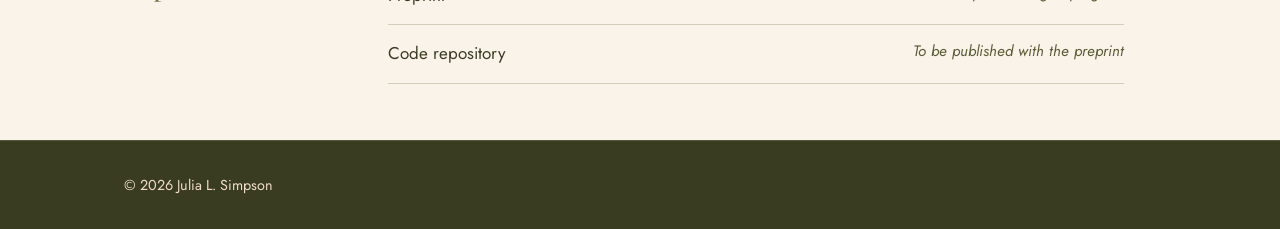
<file: research/dynamic-line-rating.html>
<!DOCTYPE html>
<!--
  Personal website: Julia L. Simpson (dynamic line rating project page)
  Created 2026-11-11. Goal: overview, results, preprint, code, and an interactive results
    explorer for this project. Only resume-stated facts are included; results, preprint, code,
    and the explorer are placeholders until the preprint is posted (per Julia, 2026-11-11).
  Modified 2026-11-11 (pm): olive page header (shared CSS); Awards added to navigation.
-->
<html lang="en">
<head>
  <meta charset="UTF-8">
  <meta name="viewport" content="width=device-width, initial-scale=1.0">
  <title>Wind energy &amp; dynamic line rating — Julia L. Simpson</title>
  <meta name="description" content="Spatial analysis and calibrated forecasting of wind along transmission corridors to support dynamic line rating.">
  <link rel="preconnect" href="https://fonts.googleapis.com">
  <link rel="preconnect" href="https://fonts.gstatic.com" crossorigin>
  <link href="https://fonts.googleapis.com/css2?family=Cormorant+Garamond:ital,wght@0,500;0,600;1,500&family=Jost:wght@400;500&display=swap" rel="stylesheet">
  <link rel="stylesheet" href="../assets/site.css">
</head>
<body>
<nav class="site-nav" aria-label="Main">
  <div class="wrap">
    <a href="../" class="brand">Julia L. Simpson</a>
    <button class="nav-toggle" aria-label="Menu" aria-expanded="false" aria-controls="nav-links">
      <svg width="22" height="16" viewBox="0 0 22 16" fill="none" stroke="currentColor" stroke-width="1.5"><path d="M0 1h22M0 8h22M0 15h22"/></svg>
    </button>
    <ul class="nav-links" id="nav-links">
      <li><a href="../#about">About</a></li>
      <li><a href="../#research" aria-current="page">Research</a></li>
      <li><a href="../#awards">Awards</a></li>
      <li><a href="../#experience">Experience</a></li>
      <li><a href="../#projects">Projects</a></li>
      <li><a href="../resume-tour.html">Resume Tour</a></li>
      <li><a href="../#contact">Contact</a></li>
    </ul>
  </div>
</nav>

<main>
  <header class="page-head">
    <div class="wrap">
      <p class="crumb"><a href="../#research">Research</a></p>
      <h1>Wind energy &amp; dynamic line rating</h1>
      <p class="lede">A risk-mitigation framework for wind energy along transmission corridors.</p>
      <p class="status-note">Paper drafting is in progress. Results, the preprint, the code repository, and an interactive results explorer will be published here with the posted preprint.</p>
    </div>
  </header>

  <div class="wrap">
    <section class="page-section" aria-labelledby="overview-h">
      <div class="two-col">
        <h2 id="overview-h">Overview</h2>
        <div class="prose">
          <p>The same wind that drives generation also cools transmission lines and raises their dynamic line rating (DLR), so transfer capacity peaks just as wind output does.</p>
          <p>This project applies spatial analysis to develop a risk-mitigation framework for wind energy along transmission corridors. It:</p>
          <ul class="bullets">
            <li>predicts wind speed between sparse measurement points,</li>
            <li>forecasts with calibrated confidence intervals, and</li>
            <li>culminates in sensor-placement recommendations to improve safety and reduce curtailment.</li>
          </ul>
        </div>
      </div>
    </section>

    <section class="page-section" aria-labelledby="results-h">
      <div class="two-col">
        <h2 id="results-h">Results</h2>
        <div class="placeholder">
          <strong>Results forthcoming</strong>
          Paper drafting is in progress. Results will be shared with the posted preprint.
        </div>
      </div>
    </section>

    <section class="page-section" aria-labelledby="explore-h">
      <div class="two-col">
        <h2 id="explore-h">Explore the results</h2>
        <div class="placeholder tall">
          <strong>Interactive explorer forthcoming</strong>
          An interactive view of the results will be released with the preprint.
        </div>
      </div>
    </section>

    <section class="page-section" aria-labelledby="links-h">
      <div class="two-col">
        <h2 id="links-h">Paper &amp; code</h2>
        <ul class="link-list">
          <li><span>Preprint</span><span class="pending">Paper drafting in progress</span></li>
          <li><span>Code repository</span><span class="pending">To be published with the preprint</span></li>
        </ul>
      </div>
    </section>
  </main>

<footer class="site-foot">
  <div class="wrap">&copy; 2026 Julia L. Simpson</div>
</footer>
<script src="../assets/site.js"></script>
</body>
</html>
</file>
<file: assets/site.css>
/*
  Shared stylesheet for julialsimpson.github.io
  Created 2026-11-11. Goal: one elegant green-and-cream system shared by every page.

  Palette (from Julia's reference image, Nov 2026):
    cream  #F2DEC7  backgrounds / neutrals
    olive  #6B6D43  primary green: headings, buttons, bands
    moss   #ABA66F  secondary green: rules, borders, land in the graphic
    sage   #99B4AA  blue accent: ocean in the graphic, focus rings
    clay   #CF7D65  pink accent: sensible-heat arrow, small markers
    blush  #E1B8A2  pink accent: thermometer, quiet highlights
  Derived for legibility (WCAG AA, checked 2026-11-11):
    paper  #FAF3EA  a lighter tint of cream for the main page background
    ink    #3A3C22  body text, deepened from olive (10.3:1 on paper, 8.7:1 on cream)
    olive-text #5A5C36  small secondary text (6.3:1 on paper, 5.3:1 on cream)
    sage-deep  #4E6E63  link/text use of the blue (5.1:1 on paper)
  The palette's olive is 4.1:1 on cream, so it is used for large type and fills only.
  Moss, sage, clay and blush never carry text; they fail contrast as text colors.
  Modified 2026-11-11 (pm): green made more prominent per Julia. Olive navigation bar; olive,
    light-moss (#DCD8B4, derived from moss) and deep-green (ink) section bands. Checked:
    paper on olive 4.9:1, ink on light moss 7.9:1, olive-text on light moss 4.8:1,
    olive headings on light moss 3.7:1 (large text only). Added awards and scrolling-tour styles.
*/

:root {
  --paper: #FAF3EA;
  --cream: #F2DEC7;
  --olive: #6B6D43;
  --moss: #ABA66F;
  --sage: #99B4AA;
  --clay: #CF7D65;
  --blush: #E1B8A2;
  --ink: #3A3C22;
  --olive-text: #5A5C36;
  --sage-deep: #4E6E63;
  --moss-tint: #DCD8B4;
  --rule: rgba(107, 109, 67, 0.28);
  --rule-light: rgba(250, 243, 234, 0.32);

  --serif: 'Cormorant Garamond', 'Iowan Old Style', Georgia, serif;
  --sans: 'Jost', 'Avenir Next', 'Segoe UI', sans-serif;
  --measure: 66ch;
  --wrap: 1080px;
}

*, *::before, *::after { box-sizing: border-box; margin: 0; padding: 0; }
html { scroll-behavior: smooth; scroll-padding-top: 5rem; }
@media (prefers-reduced-motion: reduce) { html { scroll-behavior: auto; } }

body {
  font-family: var(--sans);
  font-size: 1.0625rem;
  font-weight: 400;
  line-height: 1.7;
  color: var(--ink);
  background: var(--paper);
  -webkit-font-smoothing: antialiased;
}

a { color: var(--sage-deep); text-decoration-thickness: 1px; text-underline-offset: 0.2em; }
a:hover { color: var(--olive); }
:focus-visible { outline: 2px solid var(--sage-deep); outline-offset: 3px; border-radius: 2px; }

.wrap { max-width: var(--wrap); margin: 0 auto; padding: 0 1.5rem; }

/* ---------- Type scale (ratio ~1.25 from 17px body) ---------- */
h1, h2, h3 { font-family: var(--serif); font-weight: 500; color: var(--olive); line-height: 1.15; }
h1 { font-size: clamp(2.9rem, 6.5vw, 4.75rem); letter-spacing: -0.01em; }
h2 { font-size: clamp(2rem, 3.6vw, 2.6rem); margin-bottom: 1.25rem; }
h3 { font-size: 1.5rem; font-weight: 600; margin-bottom: 0.4rem; }
p + p { margin-top: 1rem; }
.lede { font-size: 1.15rem; max-width: var(--measure); }
.meta { font-size: 0.9rem; color: var(--olive-text); }
.prose { max-width: var(--measure); }

/* ---------- Navigation ---------- */
.site-nav {
  position: sticky; top: 0; z-index: 50;
  background: var(--olive);
  border-bottom: 1px solid rgba(58, 60, 34, 0.4);
}
.site-nav .wrap { display: flex; align-items: center; justify-content: space-between; height: 4rem; }
.brand { font-family: var(--serif); font-size: 1.4rem; font-weight: 600; color: var(--paper); text-decoration: none; }
.brand:hover { color: var(--cream); }
.nav-links { display: flex; gap: 1.75rem; list-style: none; }
.nav-links a { font-size: 0.95rem; color: var(--paper); text-decoration: none; padding: 0.25rem 0; }
.nav-links a:hover, .nav-links a[aria-current="page"] { color: var(--paper); box-shadow: inset 0 -1px 0 var(--blush); }
.nav-toggle { display: none; background: none; border: 0; cursor: pointer; padding: 0.5rem; color: var(--paper); }
.site-nav :focus-visible { outline-color: var(--paper); }
.nav-toggle svg { display: block; }

/* ---------- Buttons ---------- */
.actions { display: flex; flex-wrap: wrap; gap: 0.85rem; margin-top: 2rem; }
.btn {
  display: inline-block; font-family: var(--sans); font-size: 0.95rem; font-weight: 500;
  padding: 0.75rem 1.5rem; border-radius: 999px; text-decoration: none;
  border: 1px solid var(--olive); transition: background-color 0.2s, color 0.2s;
}
.btn-solid { background: var(--olive); color: var(--paper); }
.btn-solid:hover { background: var(--ink); color: var(--paper); border-color: var(--ink); }
.btn-line { color: var(--olive); background: transparent; }
.btn-line:hover { background: var(--olive); color: var(--paper); }

/* ---------- Sections ---------- */
.band { padding: 5.5rem 0; }
.band-cream { background: var(--cream); }
.band-moss { background: var(--moss-tint); }
.band-moss a { color: var(--ink); }
.band-olive, .band-ink { background: var(--olive); color: var(--paper); }
.band-ink { background: var(--ink); }
.band-olive h2, .band-olive h3, .band-ink h2, .band-ink h3 { color: var(--paper); }
.band-olive a, .band-ink a { color: var(--paper); }
.band-olive :focus-visible, .band-ink :focus-visible { outline-color: var(--paper); }
.band-moss .section-intro, .band-moss .meta, .band-moss .rows .context, .band-moss .talks .kind { color: var(--olive-text); }
.section-intro { max-width: var(--measure); margin-bottom: 3rem; color: var(--olive-text); }
.band-olive .section-intro, .band-ink .section-intro { color: var(--paper); }

/* ---------- Hero ---------- */
.hero { padding: 4.5rem 0 0; overflow: hidden; }
.hero .wrap { display: grid; grid-template-columns: 1.05fr 1fr; gap: 3.5rem; align-items: end; }
.hero-text { padding-bottom: 5rem; }
.hero .role { font-family: var(--serif); font-size: 1.45rem; font-style: italic; color: var(--olive-text); margin: 0.75rem 0 1.5rem; line-height: 1.35; }
.hero-figure { align-self: end; }
.hero-figure svg { display: block; width: 100%; height: auto; }
.hero-figure figcaption { position: absolute; width: 1px; height: 1px; overflow: hidden; clip: rect(0 0 0 0); }
@media (prefers-reduced-motion: no-preference) {
  .hero-text > * { animation: rise 0.9s cubic-bezier(.2,.7,.2,1) both; }
  .hero-text > *:nth-child(2) { animation-delay: 0.08s; }
  .hero-text > *:nth-child(3) { animation-delay: 0.16s; }
  .hero-text > *:nth-child(4) { animation-delay: 0.24s; }
  .hero-figure { animation: settle 1.4s ease both 0.1s; }
}
@keyframes rise { from { opacity: 0; transform: translateY(14px); } to { opacity: 1; transform: none; } }
@keyframes settle { from { opacity: 0; } to { opacity: 1; } }

/* ---------- About ---------- */
.about-grid { display: grid; grid-template-columns: 1.6fr 1fr; gap: 4rem; }
.facts { border-top: 1px solid var(--rule); }
.band-olive .facts, .band-olive .facts div { border-color: var(--rule-light); }
.band-olive .facts dt { color: var(--paper); font-family: var(--serif); font-style: italic; font-size: 1.1rem; }
.facts div { padding: 0.9rem 0; border-bottom: 1px solid var(--rule); display: grid; grid-template-columns: 7.5rem 1fr; gap: 1rem; }
.facts dt { font-size: 0.9rem; color: var(--olive-text); }
.facts dd { font-size: 0.98rem; }

/* ---------- Three capabilities ---------- */
.trio { display: grid; grid-template-columns: repeat(3, 1fr); }
.trio > div { padding: 0 2rem; border-left: 1px solid var(--rule); }
.trio > div:first-child { padding-left: 0; border-left: 0; }
.trio .icon { width: 3.25rem; height: 3.25rem; border-radius: 50%; background: var(--olive); color: var(--paper); display: grid; place-items: center; margin-bottom: 1.1rem; }
.trio p { font-size: 0.98rem; }

/* ---------- Research entries ---------- */
.research-list { display: grid; grid-template-columns: 1fr 1fr; gap: 3.5rem; }
.research-entry { border-top: 2px solid var(--olive); padding-top: 1.5rem; }
.research-entry p { font-size: 1rem; }
.research-entry .more { display: inline-block; margin-top: 1.25rem; font-weight: 500; }
.tags { display: flex; flex-wrap: wrap; gap: 0.4rem; margin-top: 1.1rem; list-style: none; }
.tags li { font-size: 0.82rem; color: var(--paper); background: var(--olive); border-radius: 999px; padding: 0.2rem 0.75rem; }

/* ---------- Experience timeline ---------- */
.timeline { list-style: none; border-left: 2px solid var(--olive); margin-left: 0.3rem; }
.timeline > li { position: relative; padding: 0 0 2.5rem 2rem; }
.timeline > li:last-child { padding-bottom: 0; }
.timeline > li::before {
  content: ''; position: absolute; left: -5px; top: 0.6rem;
  width: 11px; height: 11px; border-radius: 50%; background: var(--paper); border: 2px solid var(--olive); left: -6.5px;
}
.timeline > li.current::before { background: var(--clay); border-color: var(--clay); }
.timeline .when { font-size: 0.9rem; color: var(--olive-text); }
.timeline h3 { font-size: 1.4rem; margin: 0.1rem 0 0.1rem; }
.timeline .where { color: var(--olive-text); margin-bottom: 0.6rem; }
.bullets { list-style: none; max-width: var(--measure); }
.bullets li { position: relative; padding-left: 1.1rem; margin-bottom: 0.45rem; font-size: 0.98rem; }
.bullets li::before { content: ''; position: absolute; left: 0; top: 0.75em; width: 5px; height: 1px; background: var(--olive); }

.subhead { font-family: var(--serif); font-size: 1.75rem; font-weight: 500; color: var(--olive); margin: 4rem 0 1.5rem; }
.edu { display: grid; grid-template-columns: repeat(3, 1fr); gap: 2rem; }
.edu > div { border-top: 2px solid var(--olive); padding-top: 1rem; }
.edu h3 { font-size: 1.3rem; }
.edu p { font-size: 0.95rem; }

.skills { border-top: 1px solid var(--rule); }
.skills div { display: grid; grid-template-columns: 13rem 1fr; gap: 1.5rem; padding: 0.9rem 0; border-bottom: 1px solid var(--rule); }
.skills dt { font-family: var(--serif); font-size: 1.2rem; font-weight: 600; color: var(--olive); }
.skills dd { font-size: 0.98rem; }

/* ---------- Awards ---------- */
.awards { display: grid; grid-template-columns: 1.3fr 1fr; gap: 3.5rem; }
.awards article { border-top: 1px solid var(--rule-light); padding-top: 1.5rem; }
.awards .when { font-size: 0.95rem; }
.awards h3 { font-size: clamp(1.6rem, 2.6vw, 2.1rem); font-weight: 500; margin: 0.3rem 0 0.75rem; }
.awards .lead h3 { font-size: clamp(1.9rem, 3.2vw, 2.6rem); }

/* ---------- Projects ---------- */
.rows { list-style: none; border-top: 1px solid var(--rule); }
.rows > li { display: grid; grid-template-columns: 15rem 1fr; gap: 2rem; padding: 1.6rem 0; border-bottom: 1px solid var(--rule); }
.rows .context { font-size: 0.9rem; color: var(--olive-text); }
.rows h3 { font-size: 1.35rem; }
.rows p { font-size: 0.98rem; max-width: var(--measure); }

details.more-projects { margin-top: 3rem; border-top: 1px solid var(--rule); }
details.more-projects > summary {
  cursor: pointer; list-style: none; padding: 1.25rem 0;
  font-family: var(--serif); font-size: 1.5rem; color: var(--olive);
  display: flex; justify-content: space-between; align-items: center;
}
details.more-projects > summary::-webkit-details-marker { display: none; }
details.more-projects > summary::after { content: '+'; font-family: var(--sans); font-weight: 300; font-size: 1.6rem; }
details.more-projects[open] > summary::after { content: '\2212'; }

.talks { list-style: none; }
.talks li { display: grid; grid-template-columns: 4.5rem 1fr; gap: 0.5rem; padding: 1rem 0; border-bottom: 1px solid var(--rule); font-size: 0.98rem; max-width: 82ch; }
.talks .kind { font-family: var(--serif); font-size: 1.05rem; color: var(--olive-text); font-style: italic; line-height: 1.6; }
.talks cite { font-style: normal; font-weight: 500; }

/* ---------- Contact ---------- */
.contact-links { display: flex; flex-wrap: wrap; gap: 0.85rem; }
.band-olive .btn, .band-ink .btn { border-color: var(--paper); color: var(--paper); background: transparent; }
.band-olive .btn:hover, .band-ink .btn:hover { background: var(--paper); color: var(--ink); }

footer.site-foot { background: var(--ink); color: var(--cream); padding: 2rem 0; font-size: 0.9rem; border-top: 1px solid rgba(250, 243, 234, 0.15); }
footer.site-foot a { color: var(--cream); }

/* ---------- Project pages ---------- */
.page-head { padding: 4.5rem 0 3.5rem; background: var(--olive); color: var(--paper); }
.page-head h1 { color: var(--paper); }
.page-head a { color: var(--paper); }
.page-head :focus-visible { outline-color: var(--paper); }
.page-head .crumb { font-size: 0.9rem; margin-bottom: 1.25rem; }
.page-head h1 { font-size: clamp(2.4rem, 5vw, 3.6rem); max-width: 24ch; }
.prose > ul { margin-top: 0.6rem; }
.page-head .lede { margin-top: 1.25rem; }
.status-note {
  margin-top: 2rem; max-width: var(--measure); padding: 1rem 1.25rem;
  border-left: 3px solid var(--blush); background: rgba(250, 243, 234, 0.12); font-size: 0.98rem;
}
.page-section { padding: 3.5rem 0; border-bottom: 1px solid var(--rule); }
.page-section h2 { color: var(--olive); }
.page-section:last-of-type { border-bottom: 0; }
.page-section h2 { font-size: 2rem; }
.two-col { display: grid; grid-template-columns: 14rem 1fr; gap: 2.5rem; }
.placeholder {
  border: 1px dashed var(--moss); border-radius: 4px; padding: 2.5rem 2rem;
  text-align: center; color: var(--olive-text); background: rgba(242, 222, 199, 0.45);
}
.placeholder strong { display: block; font-family: var(--serif); font-size: 1.4rem; font-weight: 600; color: var(--olive); margin-bottom: 0.35rem; }
.placeholder.tall { padding: 5rem 2rem; }
.link-list { list-style: none; border-top: 1px solid var(--rule); max-width: 46rem; }
.link-list li { display: flex; justify-content: space-between; gap: 1rem; padding: 0.9rem 0; border-bottom: 1px solid var(--rule); }
.link-list .pending { color: var(--olive-text); font-style: italic; font-size: 0.95rem; white-space: nowrap; }

/* ---------- Resume tour (scrolling, with map) ---------- */
.tour-head { background: var(--olive); color: var(--paper); padding: 3.5rem 0 2.5rem; }
.tour-head h1 { color: var(--paper); font-size: clamp(2.6rem, 5.5vw, 4rem); }
.tour-head .lede { margin-top: 0.75rem; }
.tour-head .btn { border-color: var(--paper); color: var(--paper); }
.tour-head .btn:hover { background: var(--paper); color: var(--ink); }
.tour-head :focus-visible { outline-color: var(--paper); }
.tour-map { margin-top: 2rem; }
.tour-map svg {
  display: block; width: 100%; height: auto;
  /* fade the cropped map edges into the band instead of a hard rectangle */
  -webkit-mask-image: radial-gradient(ellipse 72% 70% at 50% 46%, #000 66%, transparent 100%);
          mask-image: radial-gradient(ellipse 72% 70% at 50% 46%, #000 66%, transparent 100%);
}
.tour-map .state { fill: rgba(250, 243, 234, 0.08); stroke: rgba(250, 243, 234, 0.38); stroke-width: 0.8; }
.tour-map .route { fill: none; stroke: var(--blush); stroke-width: 2; stroke-linecap: round; }
.tour-map .pin circle { fill: var(--clay); stroke: var(--paper); stroke-width: 2.5; transition: r 0.25s; }
.tour-map .pin text { fill: var(--paper); font-family: var(--sans); font-size: 17px; font-weight: 500; }
.tour-map .pin .yrs { font-family: var(--serif); font-style: italic; font-size: 16px; font-weight: 500; }
.tour-map .pin:hover circle, .tour-map .pin.active circle { r: 11; fill: var(--blush); }
.tour-map .pin:focus-visible { outline: none; }
.tour-map .pin:focus-visible circle { stroke: var(--ink); stroke-width: 3; }
.tour-map figcaption { font-size: 0.85rem; margin-top: 0.5rem; color: var(--cream); }
@media (prefers-reduced-motion: no-preference) {
  .tour-map .route { stroke-dasharray: 2400; stroke-dashoffset: 2400; animation: draw 2.6s ease-out 0.3s forwards; }
}
@keyframes draw { to { stroke-dashoffset: 0; } }

.tour { display: grid; grid-template-columns: 15rem 1fr; gap: 3.5rem; align-items: start; }
.tour-index { position: sticky; top: 6rem; }
.tour-index, .tour-body { min-width: 0; } /* lets the phone stop-strip scroll instead of widening the grid */
.tour-index ol { list-style: none; border-left: 2px solid var(--moss-tint); }
.tour-index a {
  display: block; padding: 0.45rem 0 0.45rem 1.1rem; margin-left: -2px; border-left: 2px solid transparent;
  font-size: 0.93rem; color: var(--olive-text); text-decoration: none; line-height: 1.4;
}
.tour-index a:hover { color: var(--olive); }
.tour-index a[aria-current="true"] { color: var(--olive); font-weight: 500; border-left-color: var(--olive); }
.tour-index .place { display: block; font-size: 0.8rem; font-style: italic; font-family: var(--serif); }
.stop { padding: 0 0 4rem; margin-bottom: 4rem; border-bottom: 1px solid var(--rule); }
.stop:last-child { border-bottom: 0; margin-bottom: 0; }
.stop .when { font-size: 0.95rem; color: var(--olive-text); }
.stop h2 { margin: 0.2rem 0 0.2rem; }
.stop .where { color: var(--olive-text); margin-bottom: 1.25rem; }
.stop h3 { font-size: 1.3rem; margin-top: 1.5rem; }
.stop .see { margin-top: 1.25rem; font-weight: 500; }
.visual-slot {
  aspect-ratio: 16 / 7; margin-bottom: 1.75rem; border-radius: 4px;
  background: var(--moss-tint); border: 1px dashed var(--olive);
  display: grid; place-items: center; text-align: center; color: var(--olive-text); font-size: 0.92rem;
}
.visual-slot span { font-family: var(--serif); font-style: italic; font-size: 1.2rem; color: var(--olive); display: block; }

/* ---------- Responsive ---------- */
@media (max-width: 900px) {
  .hero .wrap { grid-template-columns: 1fr; gap: 0; }
  .hero-text { padding-bottom: 2.5rem; }
  .hero-figure { max-width: 520px; margin: 0 auto; width: 100%; }
  .about-grid, .research-list, .edu { grid-template-columns: 1fr; gap: 2.5rem; }
  .trio { grid-template-columns: 1fr; gap: 2rem; }
  .trio > div { padding: 1.5rem 0 0; border-left: 0; border-top: 1px solid var(--rule); }
  .trio > div:first-child { padding-top: 0; border-top: 0; }
  .rows > li, .skills div, .two-col { grid-template-columns: 1fr; gap: 0.5rem; }
  .tour { grid-template-columns: 1fr; gap: 2rem; }
  .awards { grid-template-columns: 1fr; gap: 2.5rem; }
  .tour-index { top: 4rem; z-index: 20; background: var(--paper); margin: 0 -1.5rem; padding: 0 1.5rem; border-bottom: 1px solid var(--rule); }
  .tour-index ol { display: flex; overflow-x: auto; border-left: 0; scrollbar-width: none; }
  .tour-index a { white-space: nowrap; padding: 0.75rem 0.9rem; margin: 0 0 -1px; border-left: 0; border-bottom: 2px solid transparent; }
  .tour-index a[aria-current="true"] { border-bottom-color: var(--olive); }
  .tour-index .place { display: none; }
  .stop { scroll-margin-top: 7.5rem; }
  .tour-map .pin text { font-size: 32px; }
  .tour-map .pin .yrs { display: none; }
  .tour-map .pin circle { r: 13; stroke-width: 4; }
  .tour-map .pin:hover circle, .tour-map .pin.active circle { r: 17; }
  .tour-map .route { stroke-width: 3.5; }
  .tour-map .pin .st { display: none; }
  .visual-slot { aspect-ratio: 4 / 3; }
}
@media (max-width: 680px) {
  .nav-toggle { display: block; }
  .nav-links { display: none; }
  .nav-links.open {
    display: flex; flex-direction: column; gap: 0; position: absolute; top: 4rem; left: 0; right: 0;
    background: var(--olive); border-bottom: 1px solid rgba(58, 60, 34, 0.4); padding: 0.5rem 1.5rem 1rem;
  }
  .nav-links.open a { display: block; padding: 0.7rem 0; }
  .band { padding: 4rem 0; }
  .facts div { grid-template-columns: 1fr; gap: 0.1rem; }
  .link-list li { flex-direction: column; gap: 0.1rem; }
}
</file>
